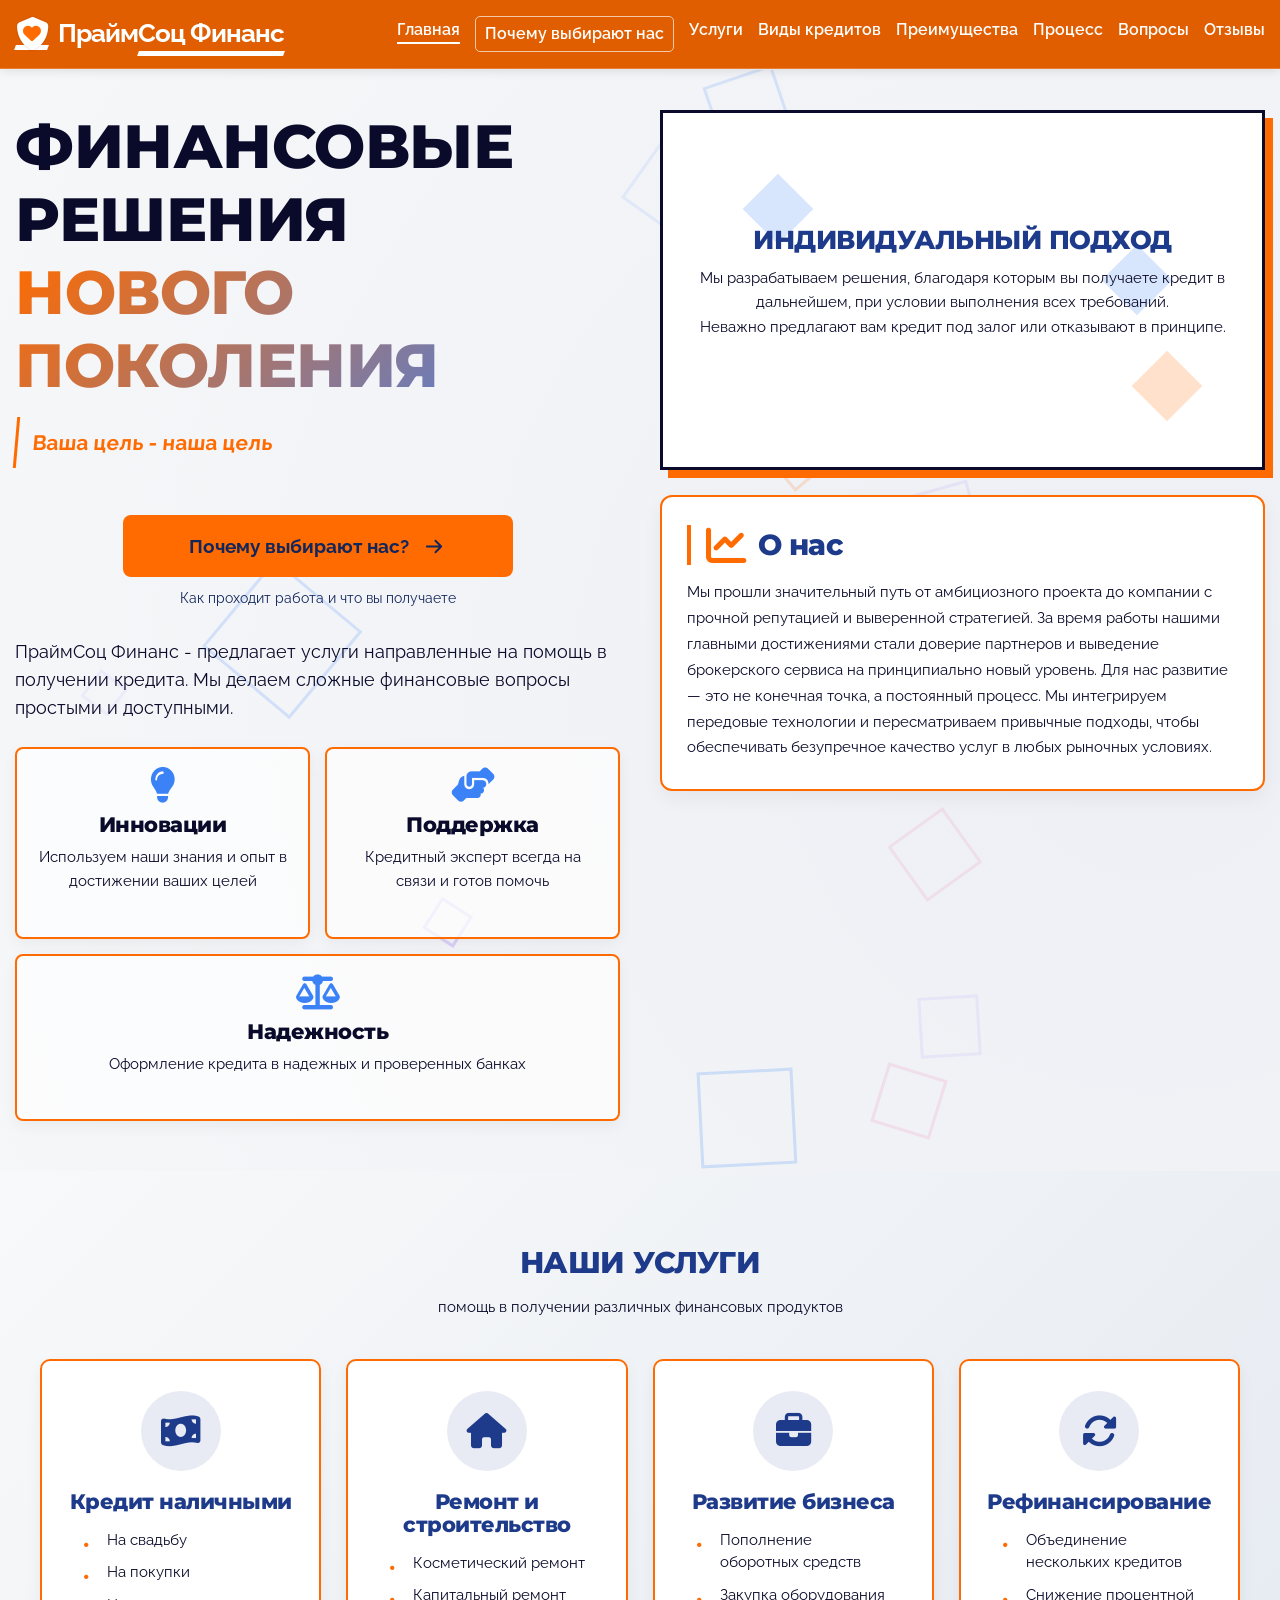
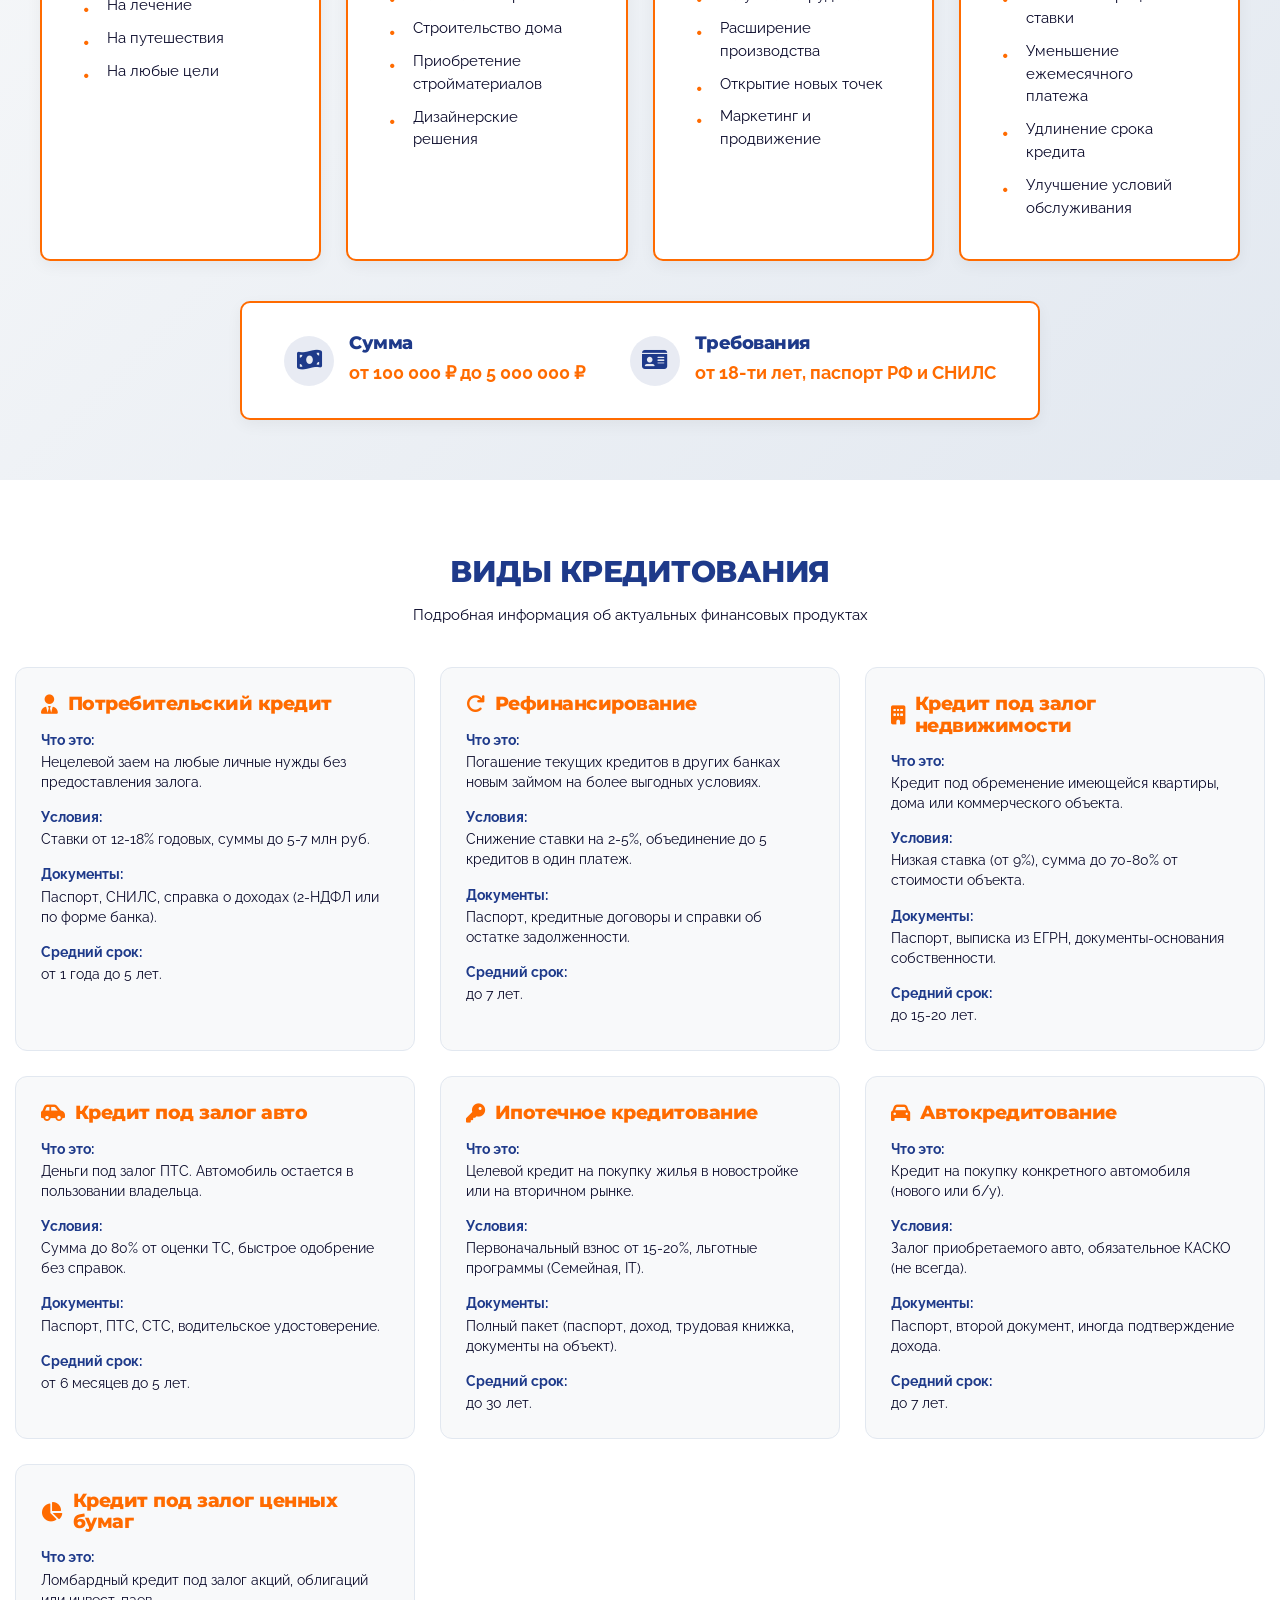
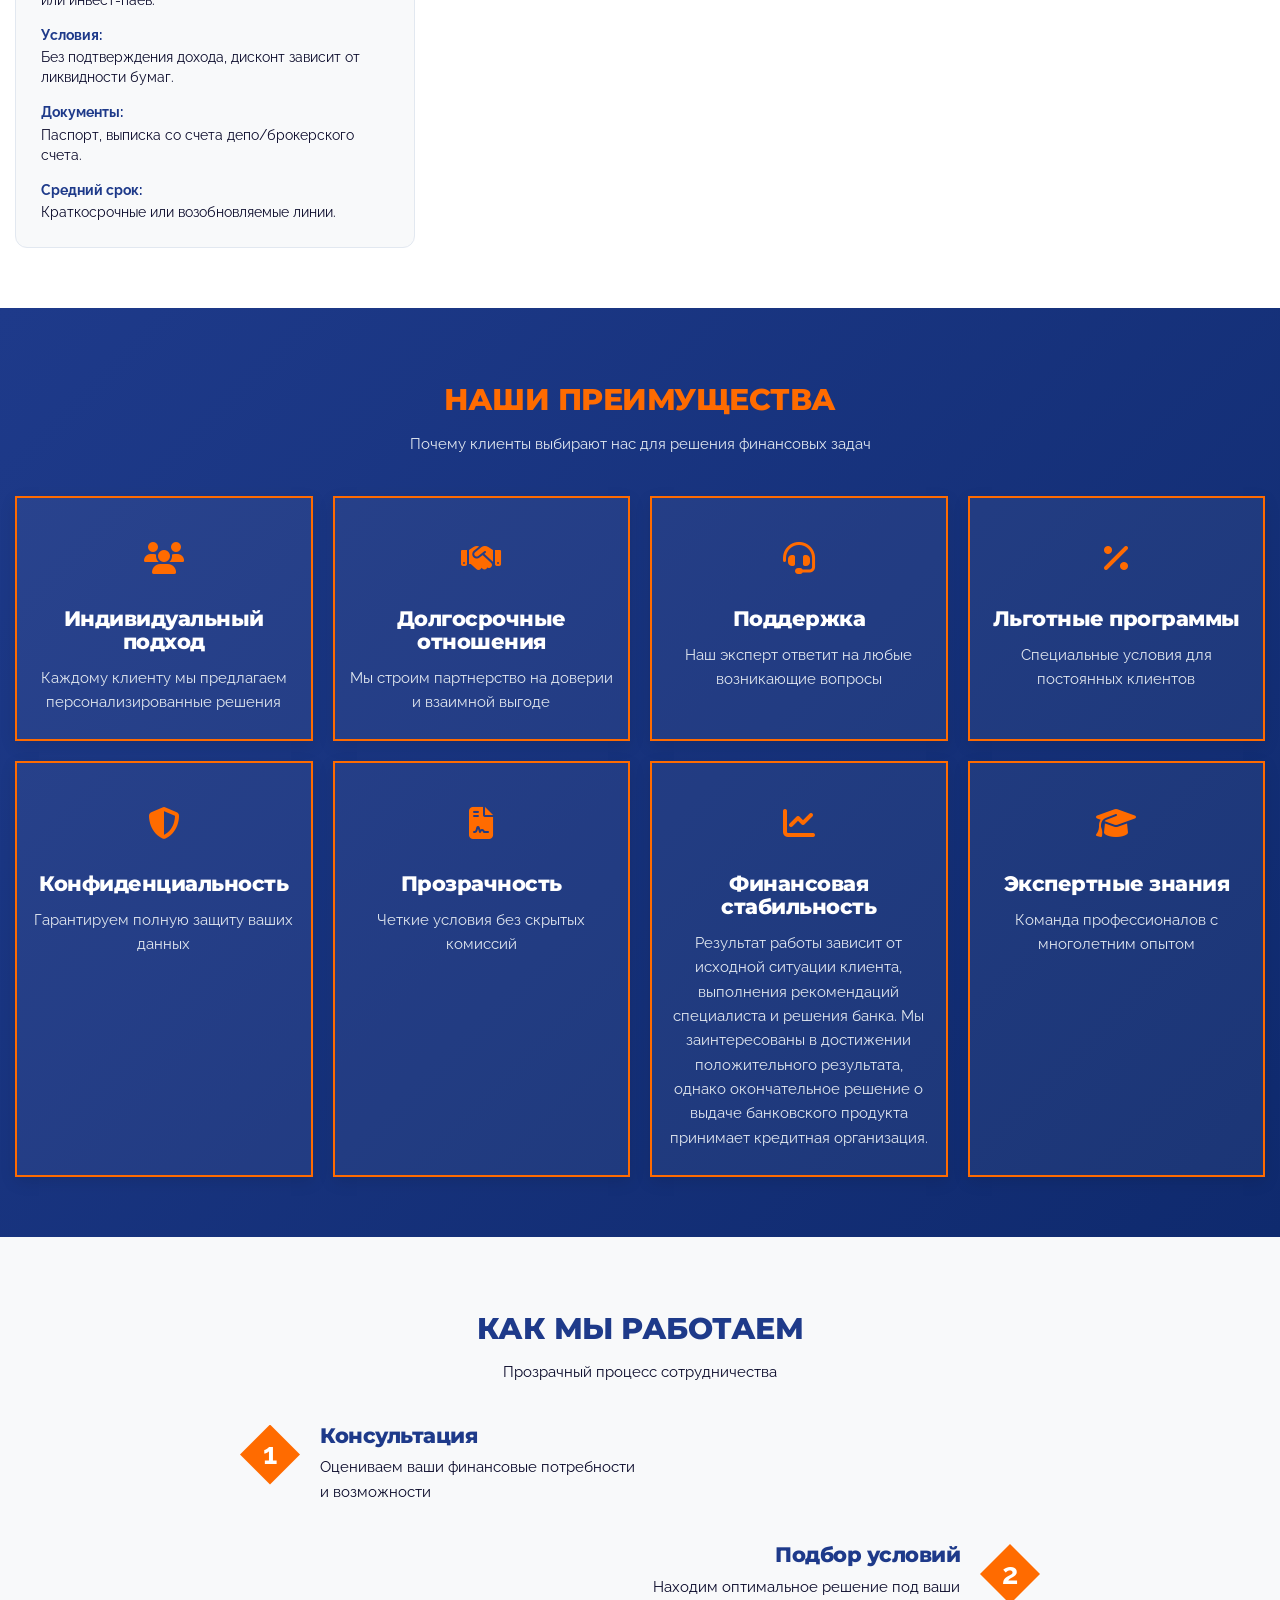
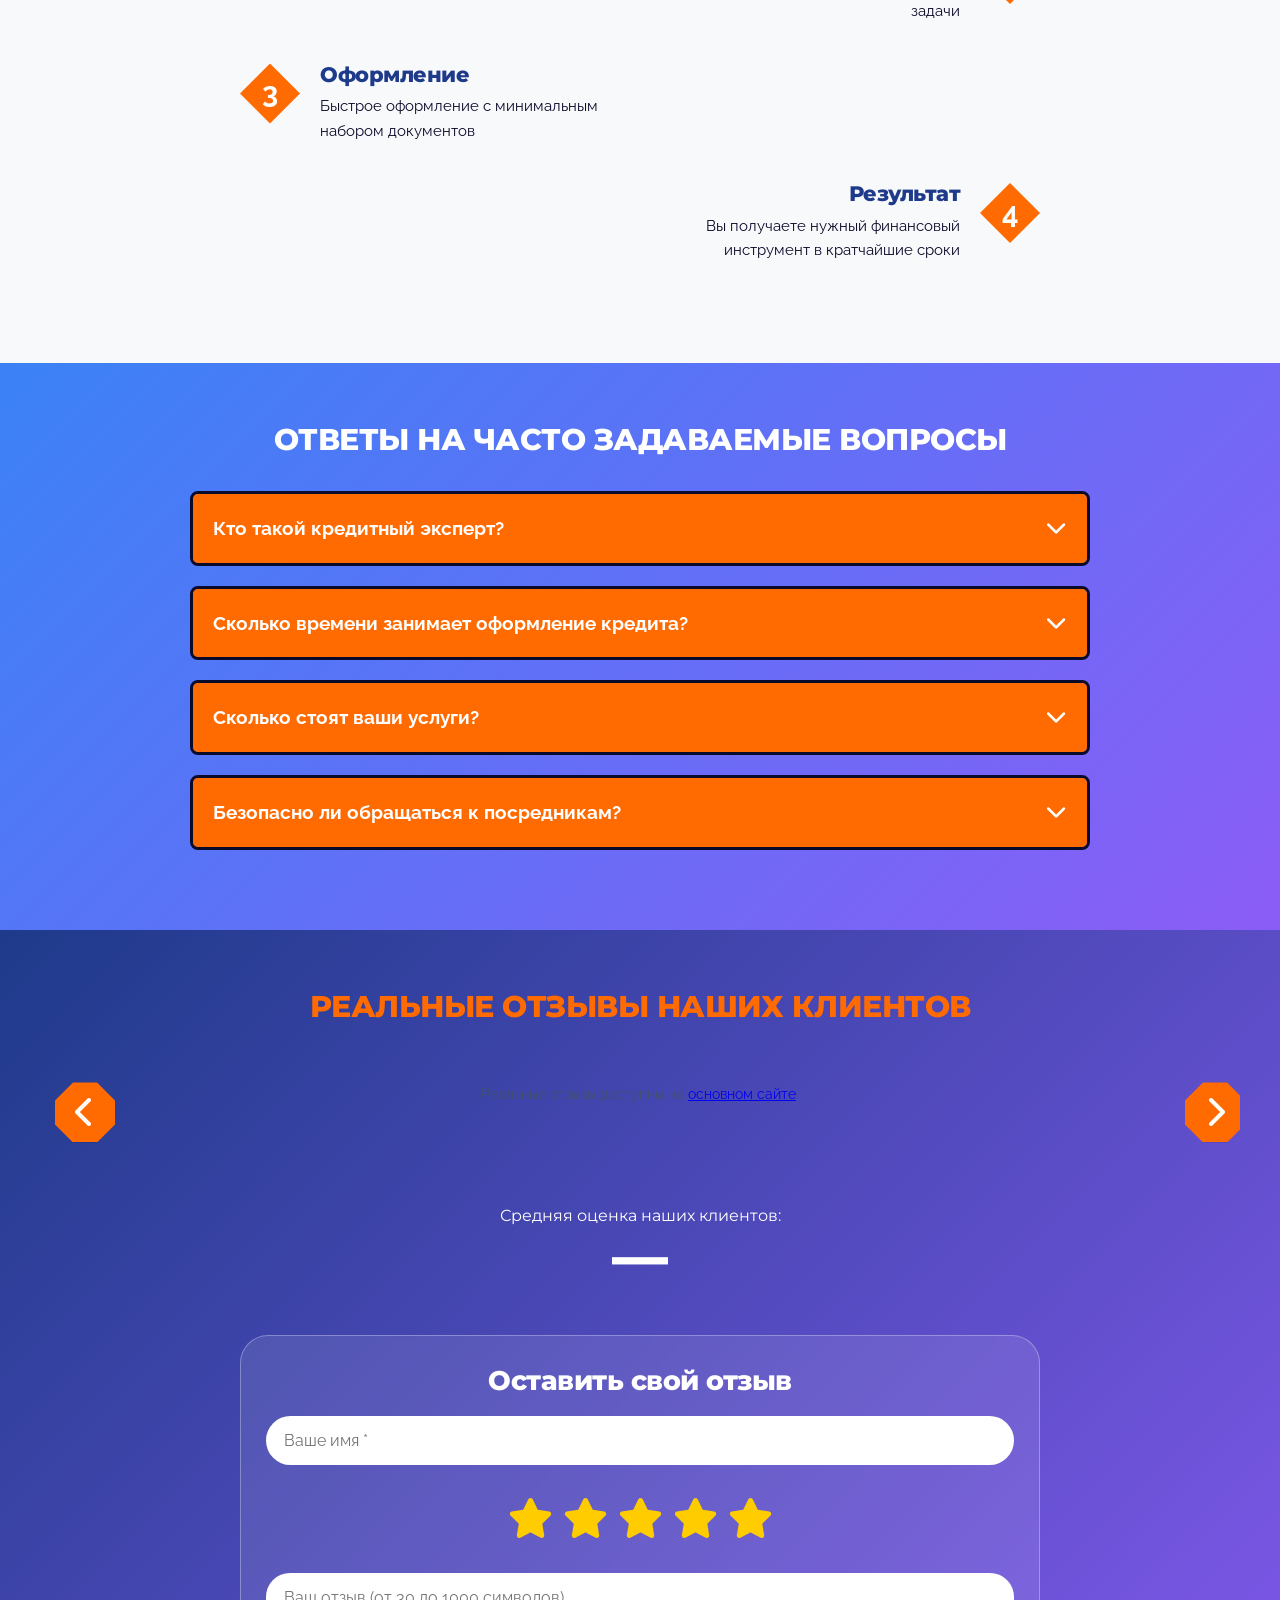
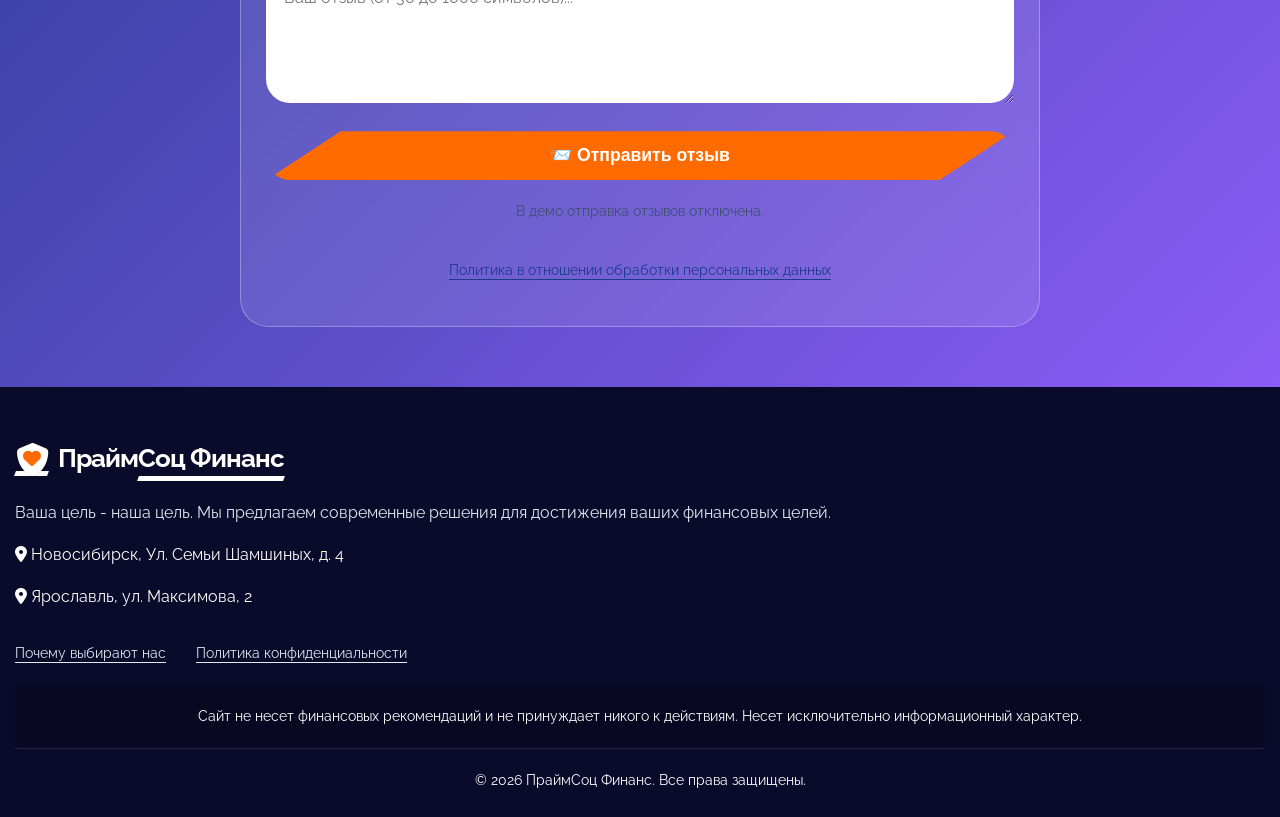
<file: index.html>
<!DOCTYPE html>
<html lang="ru">
<head><meta http-equiv="Content-Security-Policy" content="default-src 'self' data:; script-src 'self' 'unsafe-inline'; style-src 'self' 'unsafe-inline'; img-src 'self' data:; font-src 'self'; connect-src 'none'; form-action 'none'; base-uri 'none'; frame-src 'none'; object-src 'none'"><meta name="robots" content="noindex,nofollow">
    <meta charset="UTF-8">
    <meta name="viewport" content="width=device-width, initial-scale=1.0, maximum-scale=1.0, user-scalable=no">
    <title>ПраймСоцФинанс Новосибирск</title>
    
   <link rel="icon" href="favicon.ico" type="image/x-icon">
    <link rel="shortcut icon" href="favicon.ico" type="image/x-icon">
    <link rel="apple-touch-icon" href="favicon.ico">
    
    <meta name="description" content="ПраймСоцФинанс в Новосибирске. Решение финансовых вопросов: кредиты, займы, финансовая помощь. Адрес: Новосибирск, Ул. Семьи Шамшиных, д. 4">
    <link rel="stylesheet" href="assets/demo-vendor/fontawesome.css">
    <link rel="stylesheet" href="assets/fonts/fonts.css">
    <style>
        :root {
            --primary-blue: #1e3a8a;
            --accent-orange: #ff6b00;
            --accent-orange-dark: #e05e00;
            --accent-blue: #3b82f6;
            --accent-purple: #8b5cf6;
            --accent-pink: #ec4899;
            --light-gray: #e2e8f0;
            --light-bg: #f8f9fa;
            --dark-text: #0a0a2a;
            --header-text: white;
            --whatsapp-green: #25d366;
            --h1-size: clamp(1.6rem, 5vw, 3.8rem);
            --h2-size: clamp(1.4rem, 4vw, 1.9rem);
            --h3-size: clamp(1.1rem, 3.5vw, 1.3rem);
            --p-size: clamp(0.9rem, 3vw, 1.1rem);
            --small-size: clamp(0.8rem, 2.5vw, 0.95rem);
        }
        * {
            margin: 0;
            padding: 0;
            box-sizing: border-box;
            -webkit-tap-highlight-color: transparent;
        }
        body {
            font-family: 'Raleway', sans-serif;
            line-height: 1.7;
            color: var(--dark-text);
            background: var(--light-bg);
            overflow-x: hidden;
            background-image: radial-gradient(circle at 90% 10%, rgba(30, 58, 138, 0.05) 0%, transparent 25%),
                              radial-gradient(circle at 10% 90%, rgba(255, 107, 0, 0.05) 0%, transparent 25%);
            padding-top: 70px;
        }
        h1, h2, h3, h4, h5 { font-family: 'Montserrat', sans-serif; font-weight: 800; line-height: 1.1; letter-spacing: -0.5px; }
        .container { width: 100%; max-width: 1400px; margin: 0 auto; padding: 0 15px; }
        .btn {
            display: inline-flex; align-items: center; justify-content: center; padding: 14px 30px;
            text-decoration: none; font-weight: 700; font-size: 1rem; cursor: pointer;
            transition: all 0.3s ease; border: none; position: relative; overflow: hidden;
            clip-path: polygon(10% 0%, 100% 0%, 90% 100%, 0% 100%);
            background: var(--accent-orange); color: white;
        }
        .btn:hover { transform: translateY(-3px); box-shadow: 0 5px 15px rgba(255, 107, 0, 0.4); }
        
        header {
            padding: 12px 0;
            position: fixed;
            top: 0;
            left: 0;
            width: 100%;
            z-index: 1000;
            background: var(--accent-orange-dark);
            border-bottom: 1px solid rgba(255, 255, 255, 0.2);
            box-shadow: 0 2px 10px rgba(0, 0, 0, 0.1);
        }
        .header-container { display: flex; justify-content: space-between; align-items: center; padding: 0 15px; }
        .logo {
            display: flex; align-items: center; font-weight: 900; font-size: clamp(1.3rem, 4.5vw, 1.6rem);
            color: var(--header-text); text-decoration: none; letter-spacing: -1px; position: relative; z-index: 1002;
        }
        .logo span { position: relative; }
        .logo span::before { content: ''; position: absolute; bottom: 0; left: 0; width: 100%; height: 5px; background: white; transform: skewX(-20deg); z-index: -1; }
        .logo-icon { display: inline-flex; align-items: center; justify-content: center; width: 1.3em; height: 1.3em; margin-right: 10px; position: relative; }
        .logo-shield { position: absolute; color: white; font-size: 1.3em; z-index: 1; text-shadow: 0 0 2px rgba(0,0,0,0.2); }
        .logo-heart { position: absolute; color: var(--accent-orange); font-size: 0.7em; z-index: 2; top: 50%; left: 50%; transform: translate(-50%, -50%); }
        
        .nav-container { display: flex; align-items: center; }
        .nav-menu { display: flex; list-style: none; transition: all 0.4s ease; }
        .nav-menu li { margin-left: 15px; }
        .nav-menu a { color: var(--header-text); text-decoration: none; font-weight: 600; font-size: clamp(0.85rem, 3vw, 1rem); transition: all 0.3s; position: relative; padding: 5px 0; }
        .nav-menu a::after { content: ''; position: absolute; bottom: 0; left: 0; width: 0; height: 2px; background: white; transition: width 0.3s ease; }
        .nav-menu a:hover::after, .nav-menu a.active::after { width: 100%; }
        .mobile-menu-btn { display: none; background: none; border: none; font-size: 1.6rem; color: var(--header-text); cursor: pointer; z-index: 1001; padding: 8px; }
        
        .hero {
            padding: 40px 0 50px;
            position: relative;
            min-height: auto;
            display: flex;
            align-items: center;
            overflow: hidden;
        }
        .finance-canvas {
            position: absolute;
            top: 0;
            left: 0;
            width: 100%;
            height: 100%;
            z-index: 0;
            pointer-events: none;
        }
        .finance-shape {
            position: absolute;
            border: 3px solid;
            transform: rotate(45deg);
            opacity: 0.1;
        }
        .hero-content {
            display: flex;
            flex-direction: column;
            gap: 30px;
            position: relative;
            z-index: 2;
        }
        .hero-text {
            position: relative;
            z-index: 3;
            text-align: center;
        }
        .hero h1 {
            font-size: var(--h1-size);
            margin-bottom: 15px;
            line-height: 1.2;
        }
        .hero h1 span {
            display: block;
            background: linear-gradient(135deg, var(--accent-orange), var(--accent-blue));
            -webkit-background-clip: text;
            -webkit-text-fill-color: transparent;
        }
        .hero p {
            font-size: var(--p-size);
            margin-bottom: 25px;
            color: var(--dark-text);
            line-height: 1.6;
            max-width: 800px;
            margin-left: auto;
            margin-right: auto;
        }
        .slogan {
            font-size: clamp(1.1rem, 3.5vw, 1.3rem);
            font-weight: 700;
            color: var(--accent-orange);
            margin-bottom: 25px;
            padding: 8px 15px;
            display: inline-block;
            border-left: 3px solid var(--accent-orange);
            transform: skewX(-5deg);
        }
        .key-points {
            display: flex;
            flex-wrap: wrap;
            justify-content: center;
            gap: 15px;
            max-width: 800px;
            margin: 0 auto;
        }
        .point-item {
            flex: 1;
            min-width: 250px;
            background: rgba(255, 255, 255, 0.7);
            padding: clamp(12px, 3vw, 18px);
            border: 2px solid var(--accent-orange);
            border-radius: 8px;
            text-align: center;
            transition: all 0.3s ease;
            box-shadow: 0 5px 15px rgba(0, 0, 0, 0.05);
        }
        .point-item:hover {
            transform: translateY(-5px);
            background: var(--accent-orange);
            color: white;
            box-shadow: 0 10px 20px rgba(255, 107, 0, 0.3);
        }
        .point-item i {
            font-size: clamp(1.8rem, 5vw, 2.2rem);
            margin-bottom: clamp(8px, 2vw, 12px);
            color: var(--accent-blue);
        }
        .point-item h3 {
            font-size: var(--h3-size);
            margin-bottom: clamp(5px, 1.5vw, 8px);
        }
        .point-item p {
            font-size: var(--small-size);
        }
        .hero-image {
            position: relative;
            margin-top: 25px;
        }
        .hero-image-container {
            position: relative;
            width: 100%;
            height: clamp(220px, 40vh, 380px);
            background: white;
            border: 3px solid var(--dark-text);
            overflow: hidden;
            box-shadow: 8px 8px 0 var(--accent-orange);
            display: flex;
            flex-direction: column;
            justify-content: center;
            align-items: center;
            text-align: center;
            padding: 15px;
        }
        .finance-element {
            position: absolute;
            width: 50px;
            height: 50px;
            background: var(--accent-blue);
            transform: rotate(45deg);
            opacity: 0.2;
            animation: float 8s infinite ease-in-out;
        }
        .hero-image-content {
            position: relative;
            z-index: 2;
        }
        .hero-image-content h2 {
            font-size: clamp(1.4rem, 4vw, 1.6rem);
            margin-bottom: 12px;
            color: var(--primary-blue);
        }
        .hero-image-content p {
            font-size: clamp(0.85rem, 3vw, 0.95rem);
            margin-bottom: 15px;
            color: var(--dark-text);
        }
        
        /* Плашка "О нас" – располагается в правой колонке под блоком "Индивидуальный подход" */
        .about-card {
            background: white;
            border: 2px solid var(--accent-orange);
            border-radius: 12px;
            padding: clamp(20px, 3vw, 28px) clamp(18px, 2.5vw, 25px);
            margin-top: 25px;
            box-shadow: 0 8px 20px rgba(0,0,0,0.05);
            transition: all 0.3s ease;
            text-align: left;
        }
        .about-card:hover {
            transform: translateY(-5px);
            box-shadow: 0 12px 25px rgba(255, 107, 0, 0.15);
        }
        .about-card h3 {
            font-size: clamp(1.3rem, 4vw, 1.8rem);
            color: var(--primary-blue);
            margin-bottom: 15px;
            display: flex;
            align-items: center;
            gap: 12px;
            border-left: 4px solid var(--accent-orange);
            padding-left: 15px;
        }
        .about-card h3 i {
            color: var(--accent-orange);
            font-size: 1.4em;
        }
        .about-card p {
            font-size: var(--small-size);
            line-height: 1.7;
            color: var(--dark-text);
            margin: 0;
        }
        
        .services {
            padding: clamp(40px, 6vw, 60px) 0;
            background: linear-gradient(135deg, #f8f9fa, #e2e8f0);
            position: relative;
        }
        .services .section-title h2 { color: var(--primary-blue); }
        .services-grid {
            display: grid;
            grid-template-columns: repeat(auto-fit, minmax(min(280px, 100%), 1fr));
            gap: clamp(15px, 3vw, 25px);
            max-width: 1200px;
            margin: 0 auto;
        }
        .service-card {
            background: white;
            border-radius: 10px;
            padding: clamp(20px, 3vw, 30px) clamp(15px, 2.5vw, 25px);
            text-align: center;
            transition: all 0.3s ease;
            box-shadow: 0 5px 15px rgba(0, 0, 0, 0.05);
            border: 2px solid var(--accent-orange);
        }
        .service-card:hover {
            transform: translateY(-10px);
            box-shadow: 0 10px 25px rgba(255, 107, 0, 0.2);
        }
        .service-icon {
            width: clamp(60px, 12vw, 80px);
            height: clamp(60px, 12vw, 80px);
            margin: 0 auto clamp(15px, 3vw, 20px);
            display: flex;
            align-items: center;
            justify-content: center;
            background: rgba(30, 58, 138, 0.1);
            border-radius: 50%;
            color: var(--primary-blue);
            font-size: clamp(1.8rem, 5vw, 2.2rem);
        }
        .service-card h3 {
            font-size: var(--h3-size);
            margin-bottom: clamp(10px, 2.5vw, 15px);
            color: var(--primary-blue);
        }
        .service-card ul {
            list-style-type: none;
            text-align: left;
            padding: 0 clamp(8px, 2vw, 15px);
            margin-top: clamp(10px, 2.5vw, 15px);
        }
        .service-card ul li {
            margin-bottom: clamp(8px, 1.8vw, 10px);
            padding-left: clamp(18px, 4vw, 25px);
            position: relative;
            font-size: var(--small-size);
            line-height: 1.5;
        }
        .service-card ul li:before {
            content: "•";
            color: var(--accent-orange);
            font-size: clamp(1.2rem, 3vw, 1.5rem);
            position: absolute;
            left: 0;
            top: -2px;
        }
        .requirements {
            background: white;
            border-radius: 10px;
            padding: clamp(20px, 3vw, 30px);
            margin: clamp(20px, 4vw, 40px) auto 0;
            max-width: 800px;
            box-shadow: 0 5px 15px rgba(0, 0, 0, 0.05);
            border: 2px solid var(--accent-orange);
            display: flex;
            flex-wrap: wrap;
            justify-content: space-around;
            gap: clamp(10px, 2.5vw, 20px);
        }
        .requirement-item {
            display: flex;
            align-items: center;
            gap: clamp(8px, 2vw, 15px);
        }
        .req-icon {
            width: clamp(40px, 10vw, 50px);
            height: clamp(40px, 10vw, 50px);
            background: rgba(30, 58, 138, 0.1);
            border-radius: 50%;
            display: flex;
            align-items: center;
            justify-content: center;
            color: var(--primary-blue);
            font-size: clamp(1.1rem, 3vw, 1.4rem);
            flex-shrink: 0;
        }
        .req-content h4 {
            font-size: clamp(0.95rem, 2.8vw, 1.1rem);
            color: var(--primary-blue);
            margin-bottom: 5px;
        }
        .req-content p {
            font-size: clamp(0.95rem, 3vw, 1.1rem);
            font-weight: 700;
            color: var(--accent-orange);
        }

        /* --- БЛОК ВИДЫ КРЕДИТОВ --- */
        .loan-types {
            padding: clamp(40px, 6vw, 60px) 0;
            background: white;
        }
        .loan-types .section-title h2 { color: var(--primary-blue); }
        .loan-grid {
            display: grid;
            grid-template-columns: repeat(auto-fit, minmax(320px, 1fr));
            gap: 25px;
            margin-top: 30px;
        }
        .loan-card {
            background: var(--light-bg);
            border: 1px solid var(--light-gray);
            border-radius: 12px;
            padding: 25px;
            transition: 0.3s;
            display: flex;
            flex-direction: column;
            gap: 15px;
        }
        .loan-card:hover { border-color: var(--accent-orange); box-shadow: 0 5px 15px rgba(0,0,0,0.05); }
        .loan-card h3 { color: var(--accent-orange); font-size: 1.2rem; display: flex; align-items: center; gap: 10px; }
        .loan-info-row { font-size: 0.9rem; line-height: 1.4; }
        .loan-info-row b { color: var(--primary-blue); display: block; margin-bottom: 2px; }

        .advantages {
            padding: clamp(40px, 6vw, 60px) 0;
            position: relative;
            background: linear-gradient(135deg, var(--primary-blue), #0f2a6e);
            color: white;
        }
        .section-title {
            text-align: center;
            margin-bottom: clamp(30px, 5vw, 40px);
            position: relative;
            padding-top: 15px;
        }
        .section-title h2 {
            font-size: var(--h2-size);
            margin-bottom: clamp(8px, 1.5vw, 12px);
            color: var(--accent-orange);
        }
        .section-title p {
            font-size: var(--small-size);
            color: var(--light-gray);
            max-width: 700px;
            margin: clamp(10px, 2.5vw, 15px) auto 0;
            line-height: 1.6;
            padding: 0 10px;
        }
        .advantages-grid {
            display: grid;
            grid-template-columns: repeat(auto-fill, minmax(min(280px, 100%), 1fr));
            gap: clamp(15px, 3vw, 20px);
            position: relative;
            z-index: 2;
        }
        .advantage-card {
            background: rgba(255, 255, 255, 0.05);
            border-radius: 0;
            padding: clamp(20px, 3vw, 25px) clamp(12px, 2.5vw, 15px);
            text-align: center;
            position: relative;
            overflow: hidden;
            z-index: 1;
            border: 2px solid var(--accent-orange);
            transition: all 0.3s ease;
            box-shadow: 0 5px 15px rgba(0, 0, 0, 0.1);
        }
        .advantage-card:hover {
            transform: scale(1.02);
            background: rgba(255, 255, 255, 0.1);
            box-shadow: 0 10px 20px rgba(255, 107, 0, 0.2);
        }
        .advantage-icon {
            width: clamp(55px, 12vw, 70px);
            height: clamp(55px, 12vw, 70px);
            margin: 0 auto clamp(12px, 2.5vw, 15px);
            display: flex;
            align-items: center;
            justify-content: center;
            color: var(--accent-orange);
            font-size: clamp(1.6rem, 4vw, 2rem);
            position: relative;
        }
        .advantage-card h3 {
            font-size: var(--h3-size);
            margin-bottom: clamp(8px, 1.5vw, 12px);
            color: white;
        }
        .advantage-card p {
            color: var(--light-gray);
            font-size: var(--small-size);
            line-height: 1.6;
        }

        .process {
            padding: clamp(40px, 6vw, 60px) 0;
            position: relative;
            overflow: hidden;
            background: var(--light-bg);
        }
        .process .section-title h2 { color: var(--primary-blue); }
        .process-timeline {
            display: flex;
            flex-direction: column;
            position: relative;
            max-width: 800px;
            margin: 0 auto;
        }
        .process-step {
            position: relative;
            width: 100%;
            margin-bottom: clamp(25px, 4vw, 40px);
            padding-left: clamp(50px, 8vw, 80px);
        }
        .step-number {
            position: absolute;
            left: 0;
            top: 0;
            width: clamp(40px, 8vw, 60px);
            height: clamp(40px, 8vw, 60px);
            background: var(--accent-orange);
            color: white;
            display: flex;
            align-items: center;
            justify-content: center;
            font-size: clamp(1.2rem, 3vw, 1.8rem);
            font-weight: 800;
            clip-path: polygon(50% 0%, 100% 50%, 50% 100%, 0% 50%);
        }
        .process-step h3 {
            font-size: var(--h3-size);
            margin-bottom: clamp(5px, 1.5vw, 8px);
            color: var(--primary-blue);
        }
        .process-step p {
            color: var(--dark-text);
            font-size: var(--small-size);
            line-height: 1.6;
        }
        
        .faq {
            padding: clamp(40px, 6vw, 60px) 0;
            background: linear-gradient(135deg, var(--accent-blue), var(--accent-purple));
            position: relative;
        }
        .faq-title {
            text-align: center;
            font-size: var(--h2-size);
            color: white;
            margin-bottom: clamp(25px, 4vw, 35px);
        }
        .faq-container {
            max-width: 900px;
            margin: 0 auto;
        }
        .faq-item {
            background: rgba(255, 255, 255, 0.9);
            border: 3px solid var(--dark-text);
            margin-bottom: clamp(15px, 3vw, 20px);
            border-radius: 8px;
            overflow: hidden;
            transition: all 0.3s ease;
        }
        .faq-item:hover {
            transform: translateY(-5px);
            box-shadow: 0 10px 25px rgba(139, 92, 246, 0.3);
        }
        .faq-question {
            padding: clamp(14px, 3vw, 18px) clamp(15px, 3vw, 20px);
            background: var(--accent-orange);
            color: white;
            font-size: clamp(1rem, 3.5vw, 1.2rem);
            font-weight: 700;
            cursor: pointer;
            display: flex;
            justify-content: space-between;
            align-items: center;
        }
        .faq-answer {
            padding: clamp(15px, 3vw, 20px);
            color: var(--dark-text);
            line-height: 1.7;
            display: none;
            font-size: var(--small-size);
        }
        .faq-answer.active {
            display: block;
            animation: fadeIn 0.5s ease;
        }
        @keyframes fadeIn {
            from { opacity: 0; transform: translateY(-10px); }
            to { opacity: 1; transform: translateY(0); }
        }
        .faq-icon {
            font-size: clamp(1.1rem, 3vw, 1.3rem);
            transition: transform 0.3s ease;
            color: white;
        }
        .faq-item.active .faq-icon { transform: rotate(180deg); }
        .highlight {
            background: var(--accent-orange);
            color: white;
            padding: 2px 4px;
            border-radius: 3px;
            font-weight: bold;
        }
        
        .testimonials {
            padding: clamp(40px, 6vw, 60px) 0;
            background: linear-gradient(135deg, var(--primary-blue), var(--accent-purple));
            position: relative;
        }
        .testimonials-title {
            text-align: center;
            font-size: var(--h2-size);
            color: var(--accent-orange);
            margin-bottom: clamp(30px, 5vw, 40px);
        }
        .carousel-container {
            position: relative;
            max-width: 1200px;
            margin: 0 auto;
            overflow: hidden;
            padding: 0 10px;
        }
        .carousel {
            display: flex;
            transition: transform 0.5s ease;
        }
        .testimonial {
            min-width: 100%;
            padding: 15px;
            box-sizing: border-box;
        }
        .testimonial-content {
            background: rgba(255, 255, 255, 0.95);
            border: 3px solid var(--dark-text);
            padding: clamp(20px, 3vw, 30px) clamp(15px, 3vw, 25px);
            box-shadow: 8px 8px 0 var(--accent-orange);
            border-radius: 5px;
            margin: 0 clamp(15px, 3vw, 20px);
            word-break: break-word;
            overflow-wrap: break-word;
        }
        .testimonial-text {
            font-size: clamp(0.95rem, 3vw, 1.05rem);
            line-height: 1.65;
            margin-bottom: clamp(15px, 3vw, 20px);
            color: var(--dark-text);
            padding: 0 clamp(10px, 3vw, 15px);
            white-space: pre-wrap;
            position: relative;
        }
        .testimonial-text::before {
            content: '"';
            position: absolute;
            top: -15px;
            left: 0;
            font-size: clamp(3rem, 8vw, 4rem);
            color: var(--accent-blue);
            opacity: 0.2;
            font-family: serif;
            line-height: 1;
        }
        .testimonial-rating {
            color: #ffcc00;
            margin-bottom: 10px;
            font-size: 1.1rem;
        }
        .testimonial-author {
            display: flex;
            align-items: center;
            gap: clamp(10px, 2.5vw, 15px);
            margin-top: clamp(15px, 3vw, 20px);
            padding-top: clamp(12px, 2.5vw, 15px);
            border-top: 1px solid rgba(0, 0, 0, 0.1);
        }
        .author-info h4 {
            font-size: clamp(0.95rem, 3vw, 1.15rem);
            color: var(--primary-blue);
        }
        .carousel-nav {
            position: absolute;
            top: 50%;
            transform: translateY(-50%);
            width: 100%;
            display: flex;
            justify-content: space-between;
            padding: 0 5px;
            z-index: 20;
            pointer-events: none;
        }
        .carousel-btn {
            width: clamp(40px, 10vw, 60px);
            height: clamp(40px, 10vw, 60px);
            background: var(--accent-orange);
            color: white;
            display: flex;
            align-items: center;
            justify-content: center;
            font-size: clamp(1.5rem, 4vw, 2rem);
            cursor: pointer;
            clip-path: polygon(30% 0%, 70% 0%, 100% 30%, 100% 70%, 70% 100%, 30% 100%, 0% 70%, 0% 30%);
            box-shadow: 0 4px 10px rgba(0,0,0,0.2);
            pointer-events: auto;
            transition: 0.2s;
        }
        .carousel-btn:hover { background: var(--accent-blue); transform: scale(1.05); }
        
        .carousel-dots-container {
            max-width: 150px;
            margin: 25px auto 0;
            overflow: hidden;
            position: relative;
        }
        .carousel-dots {
            display: flex;
            justify-content: flex-start;
            gap: 10px;
            transition: transform 0.3s ease;
            width: max-content;
            padding: 5px 0;
        }
        .dot {
            width: clamp(8px, 2.5vw, 12px);
            height: clamp(8px, 2.5vw, 12px);
            background: rgba(255,255,255,0.3);
            cursor: pointer;
            clip-path: polygon(50% 0%, 100% 50%, 50% 100%, 0% 50%);
            flex-shrink: 0;
        }
        .dot.active { background: var(--accent-orange); transform: scale(1.2); }

        .avg-rating-block {
            text-align: center;
            margin: 40px auto;
            color: white;
            font-family: 'Montserrat', sans-serif;
        }
        .avg-value {
            font-size: clamp(2.5rem, 8vw, 3.5rem);
            font-weight: 900;
            line-height: 1;
        }
        .avg-stars {
            color: #ffcc00;
            font-size: clamp(1.5rem, 5vw, 2rem);
            margin-top: 10px;
        }
        
        .review-form-wrapper {
            max-width: 800px;
            margin: 50px auto 0;
            background: rgba(255,255,255,0.1);
            backdrop-filter: blur(2px);
            border-radius: 28px;
            padding: 30px 25px;
            border: 1px solid rgba(255,255,255,0.3);
        }
        .star-rating-input {
            font-size: 2.5rem;
            color: #ccc;
            cursor: pointer;
            text-align: center;
            margin-bottom: 20px;
        }
        .star-rating-input i.active {
            color: #ffcc00;
        }
        .review-form-wrapper h3 {
            font-size: 1.7rem;
            color: white;
            text-align: center;
            margin-bottom: 20px;
        }
        .review-form-wrapper input,
        .review-form-wrapper textarea {
            width: 100%;
            padding: 15px 18px;
            margin-bottom: 20px;
            border: none;
            border-radius: 40px;
            font-size: 1rem;
            font-family: 'Raleway', sans-serif;
            background: white;
        }
        .review-form-wrapper textarea {
            border-radius: 24px;
            resize: vertical;
            min-height: 130px;
        }
        .review-form-wrapper button {
            background: var(--accent-orange);
            color: white;
            border: none;
            padding: 14px;
            border-radius: 60px;
            font-weight: bold;
            font-size: 1.1rem;
            cursor: pointer;
            width: 100%;
        }
        .form-message {
            text-align: center;
            color: #e0ffc3;
            margin-top: 15px;
        }
        
        footer {
            background: var(--dark-text);
            color: white;
            padding: clamp(30px, 5vw, 50px) 0 25px;
        }
        .footer-content {
            display: grid;
            grid-template-columns: 1fr;
            gap: 20px;
            margin-bottom: 30px;
        }
        .footer-column h3 {
            font-size: clamp(1.2rem, 4vw, 1.4rem);
            margin-bottom: 15px;
            color: var(--accent-orange);
        }
        .disclaimer {
            text-align: center;
            padding: 20px;
            background: rgba(0,0,0,0.2);
            font-size: 0.85rem;
            margin-top: 20px;
            border-radius: 5px;
        }
        .footer-bottom {
            text-align: center;
            padding-top: 20px;
            border-top: 1px solid rgba(255,255,255,0.1);
            font-size: 0.85rem;
        }
        
        .whatsapp-btn {
            position: fixed;
            bottom: 30px;
            right: 30px;
            width: 65px;
            height: 65px;
            background-color: var(--whatsapp-green);
            border-radius: 50%;
            display: flex;
            align-items: center;
            justify-content: center;
            color: white;
            font-size: 2rem;
            box-shadow: 0 5px 15px rgba(0,0,0,0.2);
            z-index: 999;
            animation: pulse 2s infinite;
        }
        .whatsapp-btn:hover { transform: scale(1.1); }
        .whatsapp-waves {
            position: fixed;
            bottom: 30px;
            right: 30px;
            width: 65px;
            height: 65px;
            border-radius: 50%;
            z-index: 998;
        }
        .wave {
            position: absolute;
            top: 0;
            left: 0;
            width: 100%;
            height: 100%;
            border-radius: 50%;
            border: 2px solid var(--whatsapp-green);
            animation: ripple 3s infinite;
            opacity: 0;
        }
        @keyframes pulse {
            0% { box-shadow: 0 0 0 0 rgba(37,211,102,0.7); }
            70% { box-shadow: 0 0 0 15px rgba(37,211,102,0); }
            100% { box-shadow: 0 0 0 0 rgba(37,211,102,0); }
        }
        @keyframes ripple {
            0% { transform: scale(1); opacity: 0.7; }
            100% { transform: scale(2.5); opacity: 0; }
        }
        @keyframes float {
            0% { transform: translateY(0px) rotate(0deg); }
            50% { transform: translateY(-10px) rotate(5deg); }
            100% { transform: translateY(0px) rotate(0deg); }
        }
        
        @media (max-width: 767px) {
            body { padding-top: 60px; }
            .mobile-menu-btn { display: block; }
            .nav-menu {
                position: fixed;
                top: 0;
                right: -100%;
                width: 280px;
                height: 100vh;
                background: var(--accent-orange-dark);
                flex-direction: column;
                padding: 90px 25px 25px;
                z-index: 1000;
                transition: right 0.3s;
            }
            .nav-menu.active { right: 0; }
            .nav-menu li { margin: 0 0 18px 0; }
            .hero-content { flex-direction: column; }
            .advantages-grid { grid-template-columns: 1fr; }
            .carousel-nav { top: 40%; }
        }
        @media (min-width: 768px) {
            .hero-content { flex-direction: row; gap: 40px; }
            .hero-text { flex: 1; text-align: left; }
            .hero-image { flex: 1; margin-top: 0; }
            .advantages-grid { grid-template-columns: repeat(2, 1fr); }
        }
        @media (min-width: 992px) {
            .advantages-grid { grid-template-columns: repeat(4, 1fr); }
            .process-step { width: 50%; }
            .process-step:nth-child(odd) { align-self: flex-start; }
            .process-step:nth-child(even) { align-self: flex-end; padding-left: 0; padding-right: 80px; text-align: right; }
            .process-step:nth-child(even) .step-number { left: auto; right: 0; }
        }
        @supports(padding: max(0px)) {
            body { padding-left: env(safe-area-inset-left); padding-right: env(safe-area-inset-right); }
            header, .footer-bottom { padding-left: env(safe-area-inset-left); padding-right: env(safe-area-inset-right); }
            .header-container, .container { padding-left: max(15px, env(safe-area-inset-left)); padding-right: max(15px, env(safe-area-inset-right)); }
        }
    </style>
    <link rel="stylesheet" href="assets/main-additions.css">
<link rel="stylesheet" href="assets/shared-menu.css"><script src="assets/shared-menu.js" defer></script><link rel="stylesheet" href="assets/footer-brand.css"><link rel="stylesheet" href="assets/home-cta-v10.css"><link rel="stylesheet" href="assets/demo.css"></head>
<body>
    <header class="site-menu">
        <div class="container header-container">
            <a href="index.html" class="logo" aria-label="ПраймСоц Финанс — главная">
                <span class="logo-icon"><i class="fas fa-shield logo-shield" aria-hidden="true"></i><i class="fas fa-heart logo-heart" aria-hidden="true"></i></span>
                Прайм<span>Соц Финанс</span>
            </a>
            <nav class="nav-container" aria-label="Основная навигация">
                <ul class="nav-menu" id="navMenu">
                    <li><a href="#" class="active" aria-current="page">Главная</a></li>
                    <li class="nav-page-item"><a class="nav-page-link" href="consultation.html">Почему выбирают нас</a></li>
                    <li><a href="#services">Услуги</a></li>
                    
                    <li><a href="#loan-types">Виды кредитов</a></li>
                    <li><a href="#advantages">Преимущества</a></li>
                    <li><a href="#process">Процесс</a></li>
                    <li><a href="#faq">Вопросы</a></li>
                    <li><a href="#testimonials">Отзывы</a></li>
                </ul>
                <button class="mobile-menu-btn" id="mobileMenuBtn" type="button" aria-label="Открыть меню" aria-controls="navMenu" aria-expanded="false"><i class="fas fa-bars" aria-hidden="true"></i></button>
            </nav>
        </div>
    </header>

    <section class="hero" id="home">
        <div class="finance-canvas" id="financeCanvas"></div>
        <div class="container hero-content">
            <div class="hero-text">
                <h1>ФИНАНСОВЫЕ РЕШЕНИЯ <span>НОВОГО ПОКОЛЕНИЯ</span></h1>
                <div class="slogan">Ваша цель - наша цель</div>
                <div class="home-consultation-entry">
                    <a class="home-consultation-cta" href="consultation.html" aria-describedby="home-consultation-hint"><span>Почему выбирают нас?</span><svg viewBox="0 0 24 24" aria-hidden="true"><path d="M4 12h15m-6-6 6 6-6 6"/></svg></a>
                    <p class="home-consultation-hint" id="home-consultation-hint">Как проходит работа и что вы получаете</p>
                </div>
                <p>ПраймСоц Финанс - предлагает услуги направленные на помощь в получении кредита. Мы делаем сложные финансовые вопросы простыми и доступными.</p>
                <div class="key-points">
                    <div class="point-item"><i class="fas fa-lightbulb"></i><h3>Инновации</h3><p>Используем наши знания и опыт в достижении ваших целей</p></div>
                    <div class="point-item"><i class="fas fa-hands-helping"></i><h3>Поддержка</h3><p>Кредитный эксперт всегда на связи и готов помочь</p></div>
                    <div class="point-item"><i class="fas fa-balance-scale"></i><h3>Надежность</h3><p>Оформление кредита в надежных и проверенных банках</p></div>
                </div>
            </div>
            <div class="hero-image">
                <div class="hero-image-container">
                    <div class="finance-element" style="top:20%; left:15%"></div>
                    <div class="finance-element" style="top:70%; left:80%; background:var(--accent-orange)"></div>
                    <div class="finance-element" style="top:40%; left:75%; background:var(--accent-blue)"></div>
                    <div class="hero-image-content">
                        <h2>ИНДИВИДУАЛЬНЫЙ ПОДХОД</h2>
                        <p>Мы разрабатываем решения, благодаря которым вы получаете кредит в дальнейшем, при условии выполнения всех требований.<br>Неважно предлагают вам кредит под залог или отказывают в принципе.</p>
                    </div>
                </div>
                <!-- Плашка "О нас" – под блоком "Индивидуальный подход" и справа от трёх прямоугольников -->
                <div class="about-card">
                    <h3><i class="fas fa-chart-line"></i> О нас</h3>
                    <p>Мы прошли значительный путь от амбициозного проекта до компании с прочной репутацией и выверенной стратегией. За время работы нашими главными достижениями стали доверие партнеров и выведение брокерского сервиса на принципиально новый уровень. Для нас развитие — это не конечная точка, а постоянный процесс. Мы интегрируем передовые технологии и пересматриваем привычные подходы, чтобы обеспечивать безупречное качество услуг в любых рыночных условиях.</p>
                </div>
            </div>
        </div>
    </section>

    <section class="services" id="services">
        <div class="container">
            <div class="section-title"><h2>НАШИ УСЛУГИ</h2><p style="color:var(--dark-text)">помощь в получении различных финансовых продуктов</p></div>
            <div class="services-grid">
                <div class="service-card"><div class="service-icon"><i class="fas fa-money-bill-wave"></i></div><h3>Кредит наличными</h3><ul><li>На свадьбу</li><li>На покупки</li><li>На лечение</li><li>На путешествия</li><li>На любые цели</li></ul></div>
                <div class="service-card"><div class="service-icon"><i class="fas fa-home"></i></div><h3>Ремонт и строительство</h3><ul><li>Косметический ремонт</li><li>Капитальный ремонт</li><li>Строительство дома</li><li>Приобретение стройматериалов</li><li>Дизайнерские решения</li></ul></div>
                <div class="service-card"><div class="service-icon"><i class="fas fa-briefcase"></i></div><h3>Развитие бизнеса</h3><ul><li>Пополнение оборотных средств</li><li>Закупка оборудования</li><li>Расширение производства</li><li>Открытие новых точек</li><li>Маркетинг и продвижение</li></ul></div>
                <div class="service-card"><div class="service-icon"><i class="fas fa-sync-alt"></i></div><h3>Рефинансирование</h3><ul><li>Объединение нескольких кредитов</li><li>Снижение процентной ставки</li><li>Уменьшение ежемесячного платежа</li><li>Удлинение срока кредита</li><li>Улучшение условий обслуживания</li></ul></div>
            </div>
            <div class="requirements">
                <div class="requirement-item"><div class="req-icon"><i class="fas fa-money-bill-wave"></i></div><div class="req-content"><h4>Сумма</h4><p>от 100 000 ₽ до 5 000 000 ₽</p></div></div>
                <div class="requirement-item"><div class="req-icon"><i class="fas fa-id-card"></i></div><div class="req-content"><h4>Требования</h4><p>от 18-ти лет, паспорт РФ и СНИЛС</p></div></div>
            </div>
        </div>
    </section>

    <section class="loan-types" id="loan-types">
        <div class="container">
            <div class="section-title">
                <h2>ВИДЫ КРЕДИТОВАНИЯ</h2>
                <p style="color:var(--dark-text)">Подробная информация об актуальных финансовых продуктах</p>
            </div>
            <div class="loan-grid">
                <div class="loan-card">
                    <h3><i class="fas fa-user-tie"></i> Потребительский кредит</h3>
                    <div class="loan-info-row"><b>Что это:</b> Нецелевой заем на любые личные нужды без предоставления залога.</div>
                    <div class="loan-info-row"><b>Условия:</b> Ставки от 12-18% годовых, суммы до 5-7 млн руб.</div>
                    <div class="loan-info-row"><b>Документы:</b> Паспорт, СНИЛС, справка о доходах (2-НДФЛ или по форме банка).</div>
                    <div class="loan-info-row"><b>Средний срок:</b> от 1 года до 5 лет.</div>
                </div>
                <div class="loan-card">
                    <h3><i class="fas fa-redo"></i> Рефинансирование</h3>
                    <div class="loan-info-row"><b>Что это:</b> Погашение текущих кредитов в других банках новым займом на более выгодных условиях.</div>
                    <div class="loan-info-row"><b>Условия:</b> Снижение ставки на 2-5%, объединение до 5 кредитов в один платеж.</div>
                    <div class="loan-info-row"><b>Документы:</b> Паспорт, кредитные договоры и справки об остатке задолженности.</div>
                    <div class="loan-info-row"><b>Средний срок:</b> до 7 лет.</div>
                </div>
                <div class="loan-card">
                    <h3><i class="fas fa-building"></i> Кредит под залог недвижимости</h3>
                    <div class="loan-info-row"><b>Что это:</b> Кредит под обременение имеющейся квартиры, дома или коммерческого объекта.</div>
                    <div class="loan-info-row"><b>Условия:</b> Низкая ставка (от 9%), сумма до 70-80% от стоимости объекта.</div>
                    <div class="loan-info-row"><b>Документы:</b> Паспорт, выписка из ЕГРН, документы-основания собственности.</div>
                    <div class="loan-info-row"><b>Средний срок:</b> до 15-20 лет.</div>
                </div>
                <div class="loan-card">
                    <h3><i class="fas fa-car-side"></i> Кредит под залог авто</h3>
                    <div class="loan-info-row"><b>Что это:</b> Деньги под залог ПТС. Автомобиль остается в пользовании владельца.</div>
                    <div class="loan-info-row"><b>Условия:</b> Сумма до 80% от оценки ТС, быстрое одобрение без справок.</div>
                    <div class="loan-info-row"><b>Документы:</b> Паспорт, ПТС, СТС, водительское удостоверение.</div>
                    <div class="loan-info-row"><b>Средний срок:</b> от 6 месяцев до 5 лет.</div>
                </div>
                <div class="loan-card">
                    <h3><i class="fas fa-key"></i> Ипотечное кредитование</h3>
                    <div class="loan-info-row"><b>Что это:</b> Целевой кредит на покупку жилья в новостройке или на вторичном рынке.</div>
                    <div class="loan-info-row"><b>Условия:</b> Первоначальный взнос от 15-20%, льготные программы (Семейная, IT).</div>
                    <div class="loan-info-row"><b>Документы:</b> Полный пакет (паспорт, доход, трудовая книжка, документы на объект).</div>
                    <div class="loan-info-row"><b>Средний срок:</b> до 30 лет.</div>
                </div>
                <div class="loan-card">
                    <h3><i class="fas fa-car"></i> Автокредитование</h3>
                    <div class="loan-info-row"><b>Что это:</b> Кредит на покупку конкретного автомобиля (нового или б/у).</div>
                    <div class="loan-info-row"><b>Условия:</b> Залог приобретаемого авто, обязательное КАСКО (не всегда).</div>
                    <div class="loan-info-row"><b>Документы:</b> Паспорт, второй документ, иногда подтверждение дохода.</div>
                    <div class="loan-info-row"><b>Средний срок:</b> до 7 лет.</div>
                </div>
                <div class="loan-card">
                    <h3><i class="fas fa-chart-pie"></i> Кредит под залог ценных бумаг</h3>
                    <div class="loan-info-row"><b>Что это:</b> Ломбардный кредит под залог акций, облигаций или инвест-паев.</div>
                    <div class="loan-info-row"><b>Условия:</b> Без подтверждения дохода, дисконт зависит от ликвидности бумаг.</div>
                    <div class="loan-info-row"><b>Документы:</b> Паспорт, выписка со счета депо/брокерского счета.</div>
                    <div class="loan-info-row"><b>Средний срок:</b> Краткосрочные или возобновляемые линии.</div>
                </div>
            </div>
        </div>
    </section>

    <section class="advantages" id="advantages">
        <div class="container">
            <div class="section-title"><h2>НАШИ ПРЕИМУЩЕСТВА</h2><p>Почему клиенты выбирают нас для решения финансовых задач</p></div>
            <div class="advantages-grid">
                <div class="advantage-card"><div class="advantage-icon"><i class="fas fa-users"></i></div><h3>Индивидуальный подход</h3><p>Каждому клиенту мы предлагаем персонализированные решения</p></div>
                <div class="advantage-card"><div class="advantage-icon"><i class="fas fa-handshake"></i></div><h3>Долгосрочные отношения</h3><p>Мы строим партнерство на доверии и взаимной выгоде</p></div>
                <div class="advantage-card"><div class="advantage-icon"><i class="fas fa-headset"></i></div><h3>Поддержка</h3><p>Наш эксперт ответит на любые возникающие вопросы</p></div>
                <div class="advantage-card"><div class="advantage-icon"><i class="fas fa-percent"></i></div><h3>Льготные программы</h3><p>Специальные условия для постоянных клиентов</p></div>
                <div class="advantage-card"><div class="advantage-icon"><i class="fas fa-shield-alt"></i></div><h3>Конфиденциальность</h3><p>Гарантируем полную защиту ваших данных</p></div>
                <div class="advantage-card"><div class="advantage-icon"><i class="fas fa-file-contract"></i></div><h3>Прозрачность</h3><p>Четкие условия без скрытых комиссий</p></div>
                <div class="advantage-card"><div class="advantage-icon"><i class="fas fa-chart-line"></i></div><h3>Финансовая стабильность</h3><p>Результат работы зависит от исходной ситуации клиента, выполнения рекомендаций специалиста и решения банка. Мы заинтересованы в достижении положительного результата, однако окончательное решение о выдаче банковского продукта принимает кредитная организация.</p></div>
                <div class="advantage-card"><div class="advantage-icon"><i class="fas fa-graduation-cap"></i></div><h3>Экспертные знания</h3><p>Команда профессионалов с многолетним опытом</p></div>
            </div>
        </div>
    </section>

    <section class="process" id="process">
        <div class="container">
            <div class="section-title"><h2>КАК МЫ РАБОТАЕМ</h2><p style="color:var(--dark-text)">Прозрачный процесс сотрудничества</p></div>
            <div class="process-timeline">
                <div class="process-step"><div class="step-number">1</div><h3>Консультация</h3><p>Оцениваем ваши финансовые потребности и возможности</p></div>
                <div class="process-step"><div class="step-number">2</div><h3>Подбор условий</h3><p>Находим оптимальное решение под ваши задачи</p></div>
                <div class="process-step"><div class="step-number">3</div><h3>Оформление</h3><p>Быстрое оформление с минимальным набором документов</p></div>
                <div class="process-step"><div class="step-number">4</div><h3>Результат</h3><p>Вы получаете нужный финансовый инструмент в кратчайшие сроки</p></div>
            </div>
        </div>
    </section>

    <section class="faq" id="faq">
        <div class="container">
            <h2 class="faq-title">ОТВЕТЫ НА ЧАСТО ЗАДАВАЕМЫЕ ВОПРОСЫ</h2>
            <div class="faq-container">
                <div class="faq-item"><div class="faq-question">Кто такой кредитный эксперт?<i class="fas fa-chevron-down faq-icon"></i></div><div class="faq-answer"><p>Кредитный эксперт — это специалист нашей компании, который профессионально разрабатывает индивидуальный алгоритм решения для каждого клиента. Его задача — сопровождать вас на всех этапах, чтобы вы смогли получить кредит без залога на самых выгодных условиях!</p></div></div>
                <div class="faq-item"><div class="faq-question">Сколько времени занимает оформление кредита?<i class="fas fa-chevron-down faq-icon"></i></div><div class="faq-answer"><p>Сроки оформления кредита индивидуальны и зависят от множества факторов. Однако с нашей помощью процесс проходит <span class="highlight">значительно быстрее и эффективнее</span>, чем если бы вы самостоятельно подавали заявки в различные банки. Мы экономим ваше время и силы!</p></div></div>
                <div class="faq-item"><div class="faq-question">Сколько стоят ваши услуги?<i class="fas fa-chevron-down faq-icon"></i></div><div class="faq-answer"><p>Стоимость наших услуг составляет <span class="highlight">3-6%</span> от суммы полученного кредита. Важно отметить, что оплата производится <span class="highlight">только после успешного получения</span> вами средств. Мы работаем по принципу "Успех — оплата", что гарантирует вашу финансовую безопасность.</p><p style="margin-top:15px">Первичная консультация и анализ вашей ситуации всегда бесплатны.</p></div></div>
                <div class="faq-item"><div class="faq-question">Безопасно ли обращаться к посредникам?<i class="fas fa-chevron-down faq-icon"></i></div><div class="faq-answer"><p>Сотрудничество с нами абсолютно безопасно и прозрачно. Мы работаем в строгом соответствии с законодательством РФ, а все условия сотрудничества четко прописаны в договоре.</p><ul style="margin-top:10px; padding-left:20px;"><li>Фиксированную стоимость услуг без скрытых комиссий</li><li>Платежи только после получения вами средств</li><li>Полную конфиденциальность персональных данных</li><li>Юридическую защиту всех соглашений</li></ul></div></div>
            </div>
        </div>
    </section>

    <section class="testimonials" id="testimonials">
        <div class="container">
            <h2 class="testimonials-title">РЕАЛЬНЫЕ ОТЗЫВЫ НАШИХ КЛИЕНТОВ</h2>
            
            <div class="carousel-container">
                <div class="carousel" id="testimonialCarousel"></div>
                <div class="carousel-nav">
                    <div class="carousel-btn" id="prevBtn"><i class="fas fa-chevron-left"></i></div>
                    <div class="carousel-btn" id="nextBtn"><i class="fas fa-chevron-right"></i></div>
                </div>
                <div class="carousel-dots-container">
                    <div class="carousel-dots" id="carouselDots"></div>
                </div>
            </div>

            <div class="avg-rating-block">
                <p>Средняя оценка наших клиентов:</p>
                <div class="avg-value" id="avgValueDisplay">0.0</div>
                <div class="avg-stars" id="avgStarsDisplay"></div>
            </div>

            <div class="review-form-wrapper">
                <h3>Оставить свой отзыв</h3>
                <form id="reviewForm" aria-describedby="demo-review-status">
                    <input disabled type="text" id="reviewAuthor" placeholder="Ваше имя *" required>
                    
                    <div class="star-rating-input" id="starSelector">
                        <i class="fas fa-star" data-val="1"></i>
                        <i class="fas fa-star" data-val="2"></i>
                        <i class="fas fa-star" data-val="3"></i>
                        <i class="fas fa-star" data-val="4"></i>
                        <i class="fas fa-star" data-val="5"></i>
                    </div>
                    <input disabled type="hidden" id="ratingValue" value="5">

                    <textarea disabled id="reviewText" placeholder="Ваш отзыв (от 30 до 1000 символов)..." minlength="30" maxlength="1000" rows="5" required></textarea>
                    <button disabled type="submit" class="btn">📨 Отправить отзыв</button>
                </form><p id="demo-review-status" class="demo-form-note">В демо отправка отзывов отключена.</p>
                <p class="review-policy-link"><a href="privacy.html">Политика в отношении обработки персональных данных</a></p>
                <div id="formMessage" class="form-message"></div>
            </div>
        </div>
    </section>

    <footer>
        <div class="container">
            <div class="footer-content">
                <div class="footer-column">
                    <a href="index.html" class="logo footer-logo" aria-label="ПраймСоц Финанс — главная">
                <span class="logo-icon"><i class="fas fa-shield logo-shield" aria-hidden="true"></i><i class="fas fa-heart logo-heart" aria-hidden="true"></i></span>
                Прайм<span>Соц Финанс</span>
            </a>
                    <p style="color:var(--light-gray)">Ваша цель - наша цель. Мы предлагаем современные решения для достижения ваших финансовых целей.</p>
                    <div style="margin-top:15px"><i class="fas fa-map-marker-alt"></i> Новосибирск, Ул. Семьи Шамшиных, д. 4</div>
                    <div class="additional-contact-address" style="margin-top:15px"><i class="fas fa-map-marker-alt" aria-hidden="true"></i> Ярославль, ул. Максимова, 2</div>
                </div>
            </div>
            <nav class="additional-footer-nav" aria-label="Дополнительные страницы"><a href="consultation.html">Почему выбирают нас</a><a href="privacy.html">Политика конфиденциальности</a></nav>
            <div class="disclaimer"><p>Сайт не несет финансовых рекомендаций и не принуждает никого к действиям. Несет исключительно информационный характер.</p></div>
            <div class="footer-bottom"><p>© <span id="currentYear"></span> ПраймСоц Финанс. Все права защищены.</p></div>
        </div>
    </footer>

    <div class="whatsapp-waves" id="whatsappWaves"></div>
    <a class="whatsapp-btn" id="whatsappBtn" target="_blank"><i class="fab fa-whatsapp"></i></a>

    <script defer>
        document.addEventListener('DOMContentLoaded', function() {
            document.getElementById('currentYear').textContent = new Date().getFullYear();
            
            const canvas = document.getElementById('financeCanvas');
            const colors = ['#ff6b00','#3b82f6','#8b5cf6','#ec4899'];
            for(let i=0;i<15;i++) {
                const shape = document.createElement('div');
                shape.classList.add('finance-shape');
                const size = Math.random()*100+30;
                shape.style.width = size+'px';
                shape.style.height = size+'px';
                shape.style.top = Math.random()*100+'%';
                shape.style.left = Math.random()*100+'%';
                shape.style.borderColor = colors[Math.floor(Math.random()*colors.length)];
                shape.style.animationDelay = Math.random()*5+'s';
                shape.style.opacity = Math.random()*0.2+0.05;
                shape.style.transform = `rotate(${Math.random()*360}deg)`;
                canvas.appendChild(shape);
            }
            
            let reviews = [];
            const defaultReviews = [];
            
            let currentIndex = 0, isAnimating = false;
            const animDuration = 500;

            function loadReviews() {
                reviews = [];
                renderCarousel();
                document.getElementById('avgValueDisplay').textContent = '—';
                document.getElementById('avgStarsDisplay').textContent = '';
                document.getElementById('testimonialCarousel').innerHTML = '<p class="demo-review-note">Реальные отзывы доступны на <a href="https://xn--80aaxdphbefkof8a1a.xn--p1ai/#testimonials" target="_blank" rel="noopener noreferrer">основном сайте</a>.</p>';
            }

            function renderCarousel() {
                const carouselEl = document.getElementById('testimonialCarousel');
                if(!carouselEl) return;

                carouselEl.innerHTML = reviews.map(r => `
                    <div class="testimonial">
                        <div class="testimonial-content">
                            <div class="testimonial-rating">${'★'.repeat(r.rating || 5)}${'☆'.repeat(5 - (r.rating || 5))}</div>
                            <p class="testimonial-text">${escapeHtml(r.text)}</p>
                            <div class="testimonial-author">
                                <div class="author-info"><h4>${escapeHtml(r.author)}</h4></div>
                            </div>
                        </div>
                    </div>
                `).join('');
                
                if (reviews.length > 0) {
                    const total = reviews.reduce((sum, r) => sum + (parseInt(r.rating) || 5), 0);
                    const avg = (total / reviews.length).toFixed(1);
                    document.getElementById('avgValueDisplay').innerText = avg;
                    document.getElementById('avgStarsDisplay').innerHTML = '★'.repeat(Math.round(avg)) + '☆'.repeat(5 - Math.round(avg));
                }

                currentIndex = 0;
                updateCarouselTransform();
                renderDots(reviews.length);
                // Автоматическая прокрутка отключена
            }

            function escapeHtml(s) { return s.replace(/[&<>]/g, m => ({'&':'&amp;','<':'&lt;','>':'&gt;'})[m]); }
            
            function renderDots(count) {
                const dotsCont = document.getElementById('carouselDots');
                dotsCont.innerHTML = '';
                for(let i=0;i<count;i++) {
                    const dot = document.createElement('div');
                    dot.classList.add('dot');
                    if(i===currentIndex) dot.classList.add('active');
                    dot.addEventListener('click', () => { 
                        if(!isAnimating) goToSlide(i); 
                    });
                    dotsCont.appendChild(dot);
                }
            }

            function updateActiveDot() {
                const dots = document.querySelectorAll('.dot');
                dots.forEach((d,i)=> d.classList.toggle('active', i===currentIndex));
                
                const activeDot = dots[currentIndex];
                const container = document.getElementById('carouselDots');
                const wrapper = document.querySelector('.carousel-dots-container');
                if(activeDot && container && wrapper) {
                    const offset = activeDot.offsetLeft - (wrapper.offsetWidth / 2) + (activeDot.offsetWidth / 2);
                    container.style.transform = `translateX(${-Math.max(0, offset)}px)`;
                }
            }

            function updateCarouselTransform() {
                const carEl = document.getElementById('testimonialCarousel');
                if(!carEl) return;
                carEl.style.transition = `transform ${animDuration}ms ease`;
                carEl.style.transform = `translateX(-${currentIndex * 100}%)`;
            }

            function goToSlide(index) {
                if(isAnimating || reviews.length===0) return;
                if(index<0) index = reviews.length-1;
                if(index>=reviews.length) index=0;
                isAnimating = true;
                currentIndex = index;
                updateCarouselTransform();
                updateActiveDot();
                setTimeout(() => { isAnimating = false; }, animDuration);
            }

            const starSelector = document.querySelectorAll('#starSelector i');
            starSelector.forEach(star => {
                star.addEventListener('click', function() {
                    const val = this.dataset.val;
                    document.getElementById('ratingValue').value = val;
                    starSelector.forEach(s => s.classList.toggle('active', s.dataset.val <= val));
                });
            });
            document.querySelector('[data-val="5"]').classList.add('active');
            starSelector.forEach(s => { if(s.dataset.val <= 5) s.classList.add('active'); });

            const form = document.getElementById('reviewForm');
            const msgBox = document.getElementById('formMessage');

            if (form) {
                form.addEventListener('submit', event => { event.preventDefault(); msgBox.textContent = 'В демо отправка отзывов отключена.'; });
            }

            loadReviews();
            document.getElementById('prevBtn').addEventListener('click', () => { goToSlide(currentIndex-1); });
            document.getElementById('nextBtn').addEventListener('click', () => { goToSlide(currentIndex+1); });
            
            // Shared navigation is handled by assets/shared-menu.js.
            document.querySelectorAll('.faq-item .faq-question').forEach(q => {
                q.addEventListener('click', function() {
                    const ans = this.parentNode.querySelector('.faq-answer');
                    const isActive = ans.classList.contains('active');
                    document.querySelectorAll('.faq-answer').forEach(a => a.classList.remove('active'));
                    if(!isActive) ans.classList.add('active');
                });
            });
            document.querySelectorAll('a[href^="#"]').forEach(anchor => {
                anchor.addEventListener('click', function(e) {
                    let hash = this.getAttribute('href');
                    if(hash==='#') return;
                    let target = document.querySelector(hash);
                    if(target) { e.preventDefault(); window.scrollTo({ top: target.offsetTop-80, behavior:'smooth' }); }
                });
            });
            const observer = new IntersectionObserver((entries) => {
                entries.forEach(e => { if(e.isIntersecting) { e.target.style.opacity=1; e.target.style.transform='translateY(0)'; } });
            }, { threshold:0.1 });
            document.querySelectorAll('.advantage-card, .process-step, .point-item, .faq-item, .service-card, .loan-card').forEach(el => {
                el.style.opacity=0; el.style.transform='translateY(30px)'; el.style.transition='all 0.6s ease-out';
                observer.observe(el);
            });
            const whatsappBtn = document.getElementById('whatsappBtn');
            const waves = document.getElementById('whatsappWaves');
            for(let i=0;i<3;i++) { let w=document.createElement('div'); w.className='wave'; waves.appendChild(w); }
            whatsappBtn.addEventListener('click', event => { event.preventDefault(); });
        });
    </script>
</body>
</html>
</file>
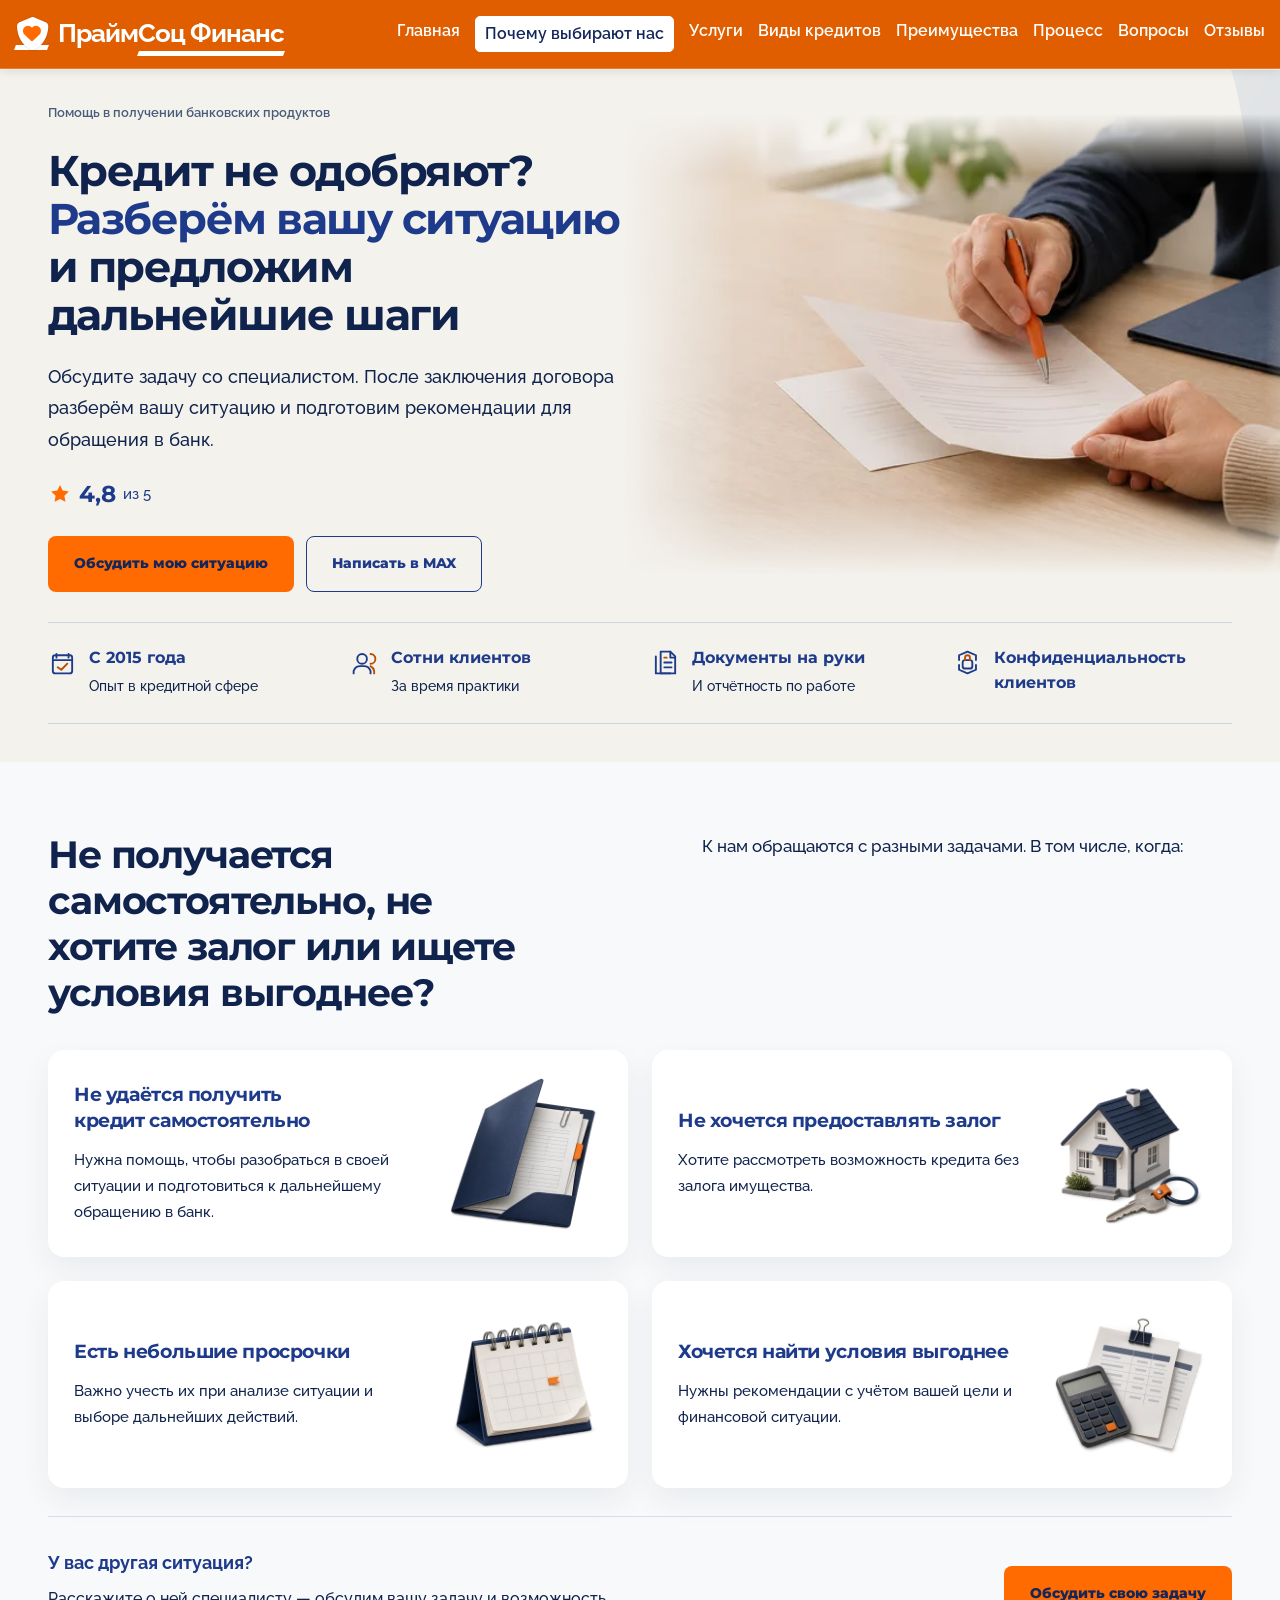
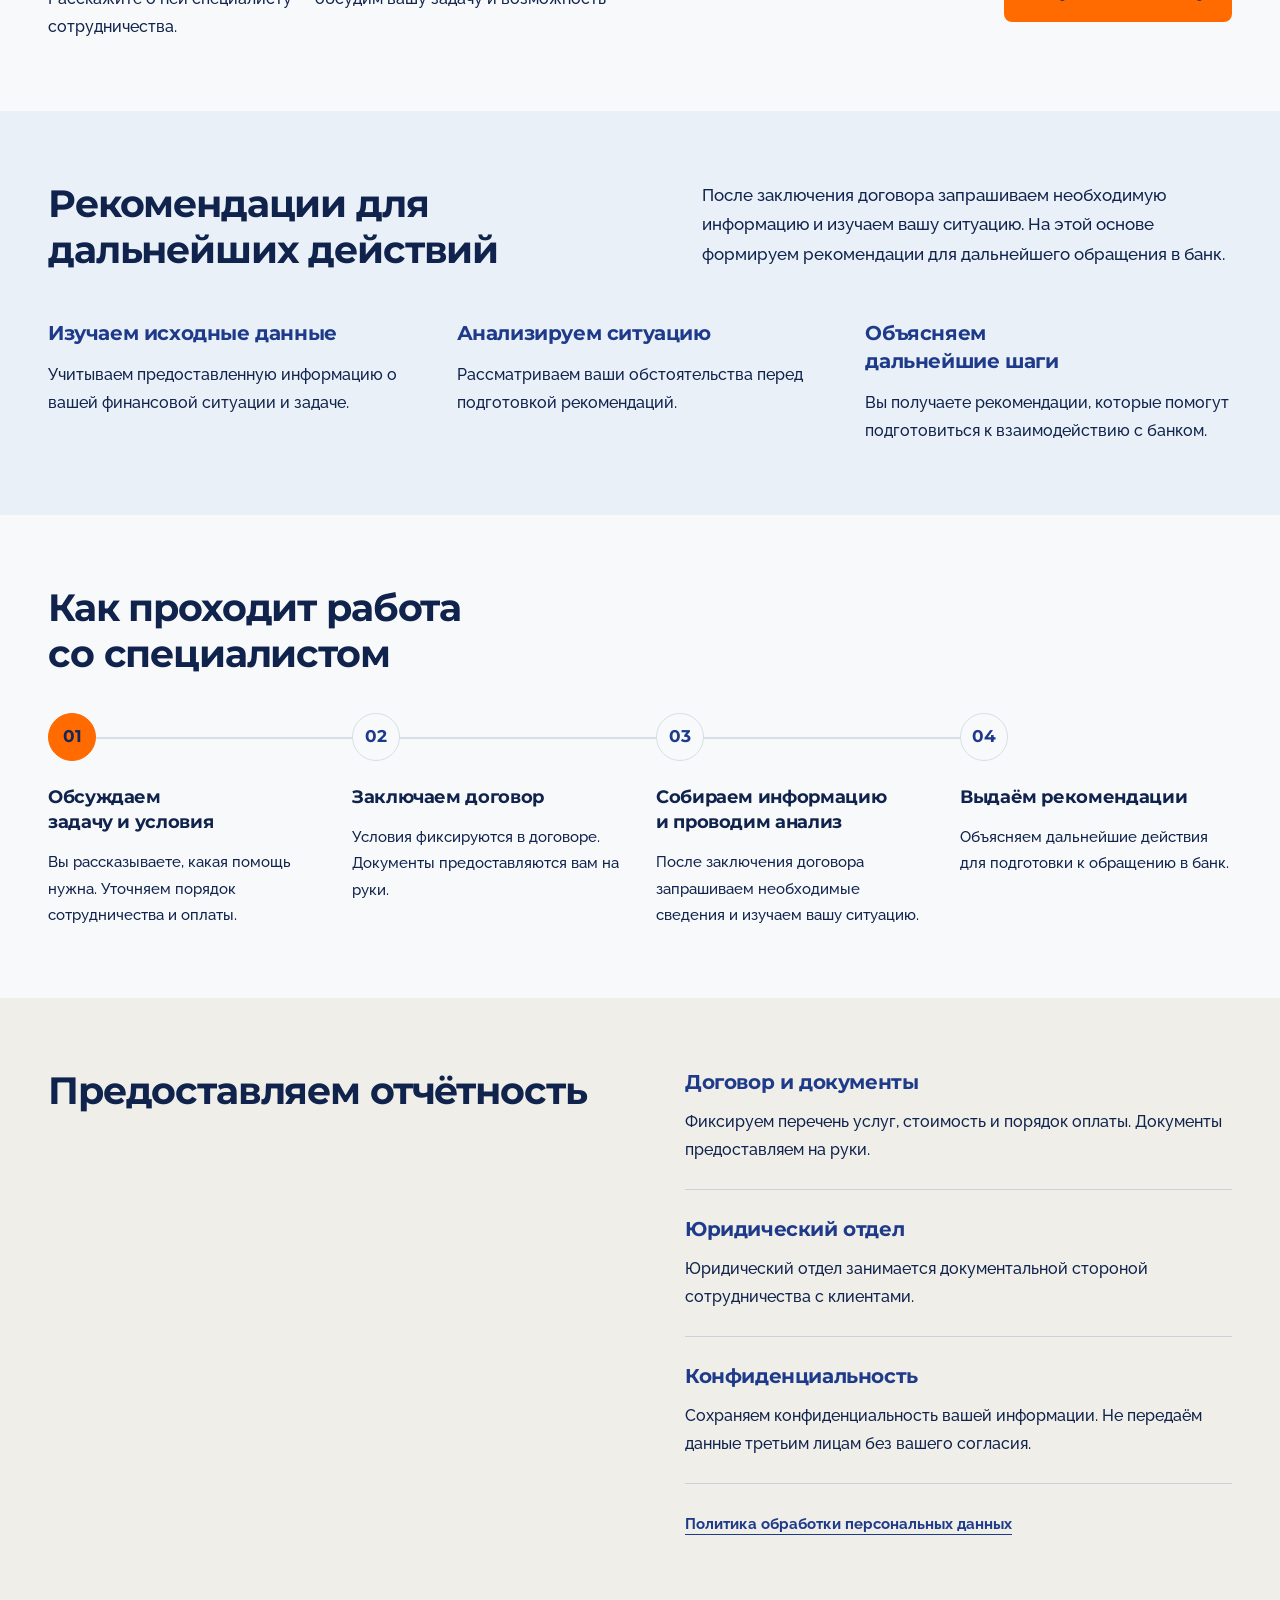
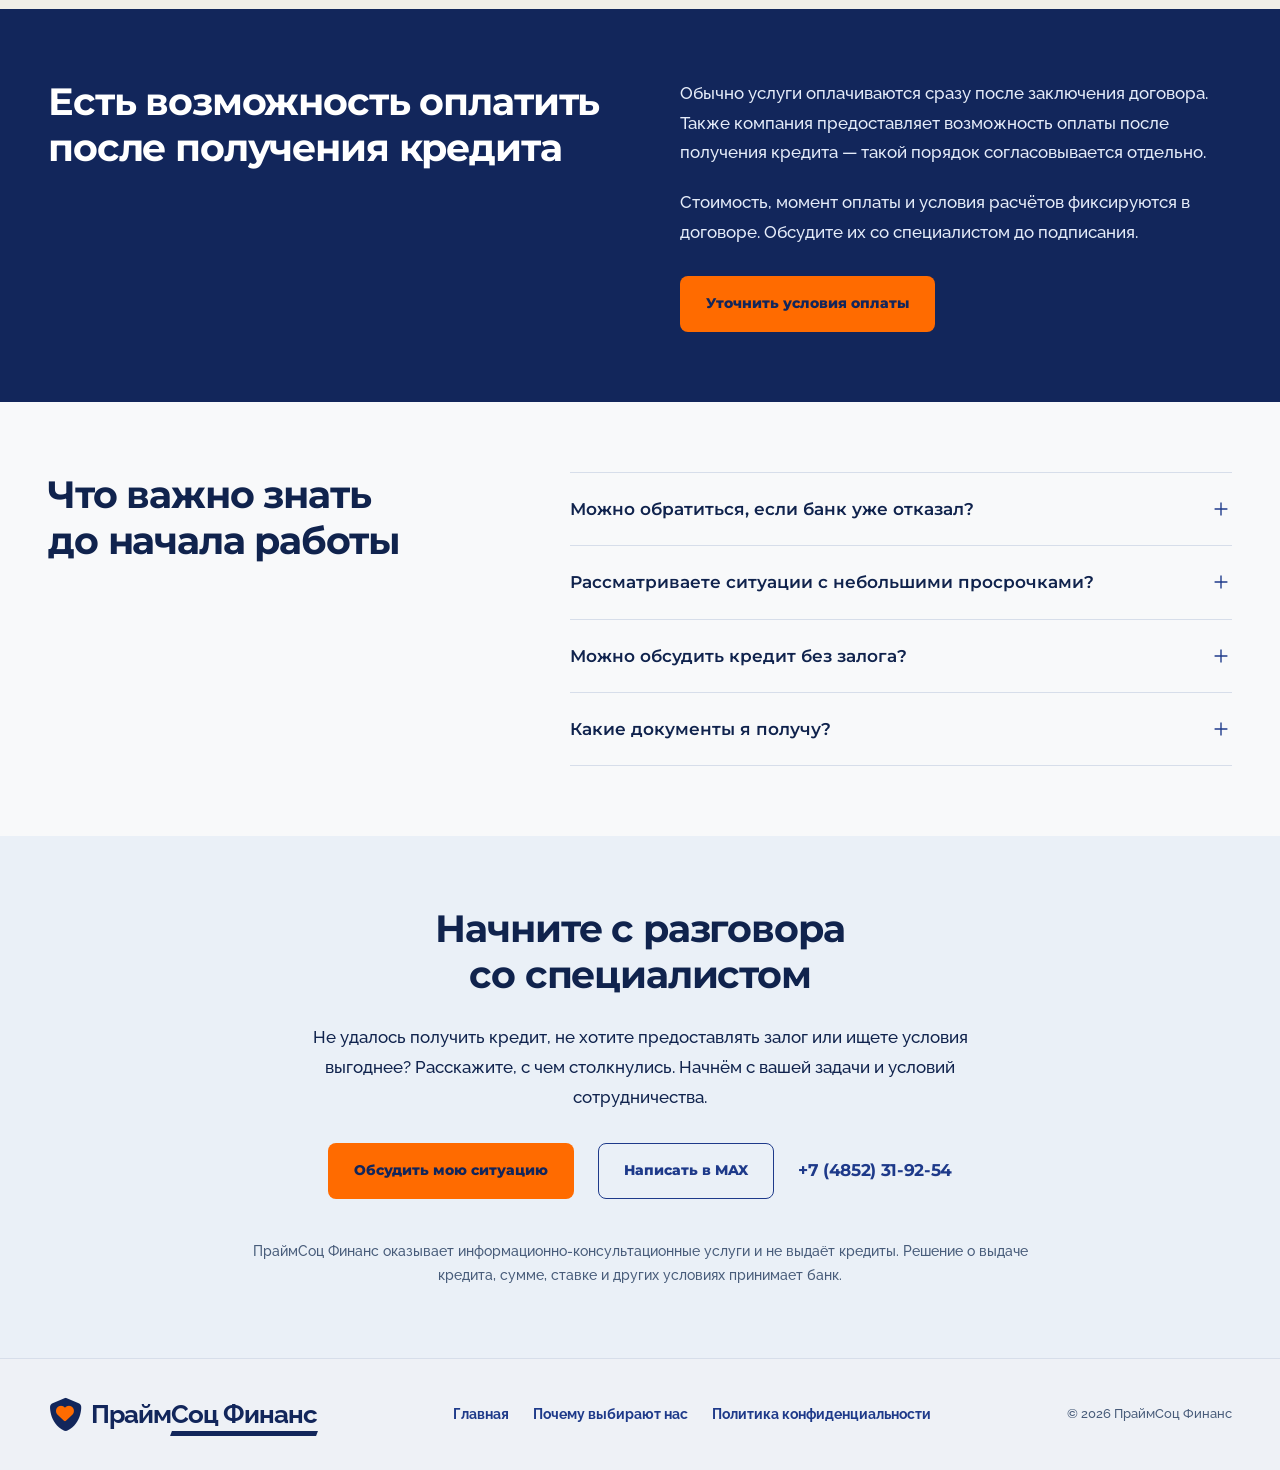
<file: consultation.html>
<!doctype html>
<html lang="ru"><head><meta http-equiv="Content-Security-Policy" content="default-src 'self' data:; script-src 'self' 'unsafe-inline'; style-src 'self' 'unsafe-inline'; img-src 'self' data:; font-src 'self'; connect-src 'none'; form-action 'none'; base-uri 'none'; frame-src 'none'; object-src 'none'"><meta name="robots" content="noindex,nofollow"><meta charset="utf-8"><meta name="viewport" content="width=device-width, initial-scale=1"><title>Помощь в получении кредита — ПраймСоц Финанс</title><meta name="description" content="Обсудите задачу со специалистом ПраймСоц Финанс. Анализ ситуации и рекомендации для обращения в банк, работа по договору."><meta name="theme-color" content="#1e3a8a"><link rel="icon" href="favicon.ico"><link rel="stylesheet" href="assets/fonts/fonts.css"><link rel="stylesheet" href="assets/pages.css"><link rel="preload" as="image" href="assets/hero-consultation-v7-1440.webp" imagesrcset="assets/hero-consultation-v7-640.webp 640w, assets/hero-consultation-v7-1440.webp 1440w" imagesizes="(max-width:720px) 110vw, 48vw"><link rel="stylesheet" href="assets/consultation-v8.css"><script src="assets/pages.js" defer></script><link rel="stylesheet" href="assets/shared-menu.css"><script src="assets/shared-menu.js" defer></script><script src="assets/consultation-v9.js" defer></script><link rel="stylesheet" href="assets/footer-brand.css"><link rel="stylesheet" href="assets/consultation-v9.css"><link rel="stylesheet" href="assets/demo.css"></head><body class="shared-menu-page consultation-page consultation-v8"><a class="skip-link" href="#main">К содержанию</a>
<header class="site-menu">
        <div class="container header-container">
            <a href="index.html" class="logo" aria-label="ПраймСоц Финанс — главная">
                <span class="logo-icon"><i class="fas fa-shield logo-shield" aria-hidden="true"></i><i class="fas fa-heart logo-heart" aria-hidden="true"></i></span>
                Прайм<span>Соц Финанс</span>
            </a>
            <nav class="nav-container" aria-label="Основная навигация">
                <ul class="nav-menu" id="navMenu">
                    <li><a href="index.html">Главная</a></li>
                    <li class="nav-page-item"><a class="nav-page-link active" href="consultation.html" aria-current="page">Почему выбирают нас</a></li>
                    <li><a href="index.html#services">Услуги</a></li>
                    
                    <li><a href="index.html#loan-types">Виды кредитов</a></li>
                    <li><a href="index.html#advantages">Преимущества</a></li>
                    <li><a href="index.html#process">Процесс</a></li>
                    <li><a href="index.html#faq">Вопросы</a></li>
                    <li><a href="index.html#testimonials">Отзывы</a></li>
                </ul>
                <button class="mobile-menu-btn" id="mobileMenuBtn" type="button" aria-label="Открыть меню" aria-controls="navMenu" aria-expanded="false"><i class="fas fa-bars" aria-hidden="true"></i></button>
            </nav>
        </div>
    </header>
<main id="main" class="marketing-main">
<section class="m-hero m-hero--human" aria-labelledby="offer-title"><div class="m-hero-ambient" aria-hidden="true"><svg viewBox="0 0 1600 900" preserveAspectRatio="xMidYMid slice"><defs><linearGradient id="ribbon-blue-v8" x1="0" y1="0" x2="1" y2="1"><stop stop-color="#dce5f0"/><stop offset="1" stop-color="#728bb4"/></linearGradient><linearGradient id="ribbon-orange-v8" x1="0" y1="0" x2="1" y2="1"><stop stop-color="#ffdabf"/><stop offset="1" stop-color="#edaa76"/></linearGradient></defs><path d="M1330-300C1760 30 1480 90 1750 410" stroke="url(#ribbon-blue-v8)" stroke-width="100"/><path d="M1580-100C1830 110 1660 300 1780 610" stroke="url(#ribbon-orange-v8)" stroke-width="52"/></svg></div><div class="wrap m-hero-grid"><div class="m-hero-copy">
<p class="m-brand-line"><span>Помощь в получении банковских продуктов</span></p>

<h1 id="offer-title">Кредит не одобряют? <span>Разберём вашу ситуацию</span> и предложим дальнейшие шаги</h1>
<p class="m-lead">Обсудите задачу со специалистом. После заключения договора разберём вашу ситуацию и подготовим рекомендации для обращения в банк.</p>
<div class="m-rating" role="img" aria-label="Оценка клиентов 4,8 из 5" data-rating-mode="snapshot"><svg viewBox="0 0 24 24" aria-hidden="true"><path d="m12 3 2.7 5.5 6.1.9-4.4 4.3 1 6.1-5.4-2.9-5.4 2.9 1-6.1-4.4-4.3 6.1-.9Z"/></svg><strong class="m-rating-value" aria-hidden="true">4,8</strong><span>из 5</span></div><div class="m-hero-action"><div class="m-contact-actions"><a class="button m-cta" href="tel:+74852319254" aria-label="Обсудить мою ситуацию: позвонить +7 (4852) 31-92-54" >Обсудить мою ситуацию</a><a class="button m-cta m-max" href="https://max.ru/u/f9LHodD0cOIh50-ziGTxpJ-xn0XwiJT__QxPwxd8AxRT8jGUL5uu3jGXrtw" target="_blank" rel="noopener noreferrer" aria-label="Написать в MAX — откроется в новой вкладке">Написать в MAX</a></div></div>
</div><figure class="m-hero-object"><img src="assets/hero-consultation-v7-1440.webp" srcset="assets/hero-consultation-v7-640.webp 640w, assets/hero-consultation-v7-1440.webp 1440w" sizes="(max-width:720px) 110vw, 48vw" width="1440" height="960" fetchpriority="high" decoding="async" alt="Тематическая иллюстрация консультации: совместный разбор документов"></figure>
<div class="m-hero-evidence"><ul class="m-facts"><li><svg viewBox="0 0 24 24" aria-hidden="true"><path d="M7 5v3m10-3v3M5 10h14M6 6h12a2 2 0 0 1 2 2v11a2 2 0 0 1-2 2H6a2 2 0 0 1-2-2V8a2 2 0 0 1 2-2Z"/><path class="icon-accent" d="m8 16 3 2 5-5"/></svg><div><strong>С 2015 года</strong><span>Опыт в кредитной сфере</span></div></li><li><svg viewBox="0 0 24 24" aria-hidden="true"><path d="M10 13a4 4 0 1 0 0-8 4 4 0 0 0 0 8Zm-7 8v-2a6 6 0 0 1 6-4h2a6 6 0 0 1 6 4v2"/><path class="icon-accent" d="M17 5a4 4 0 0 1 0 8m3 8v-2a6 6 0 0 0-3-4"/></svg><div><strong>Сотни клиентов</strong><span>За время практики</span></div></li><li><svg viewBox="0 0 24 24" aria-hidden="true"><path d="M8 3h8l4 4v14H8Z"/><path d="M16 3v5h4M4 7v14h12M11 12h6m-6 4h6"/><path class="icon-accent" d="M11 8h2"/></svg><div><strong>Документы на руки</strong><span>И отчётность по работе</span></div></li><li><svg viewBox="0 0 24 24" aria-hidden="true"><path d="M5 10V6l7-3 7 3v4M5 14v4l7 3 7-3v-4"/><rect x="8" y="10" width="8" height="7" rx="2"/><path class="icon-accent" d="M10 10V8a2 2 0 0 1 4 0v2"/></svg><div><strong>Конфиденциальность клиентов</strong></div></li></ul>
</div>
</div></section>
<section class="m-section wrap m-situations" aria-labelledby="situations-title"><div class="m-heading-row"><h2 id="situations-title">Не получается самостоятельно, не хотите залог или ищете условия выгоднее?</h2><p>К нам обращаются с разными задачами. В том числе, когда:</p></div>
<div class="m-scenario-grid"><div class="m-scenario"><picture class="m-scenario-art"><img src="assets/scenario-review-320.webp" srcset="assets/scenario-review-320.webp 320w, assets/scenario-review-640.webp 640w" sizes="(max-width:600px) 100px, 160px" width="320" height="320" loading="lazy" decoding="async" alt="Тематическая иллюстрация изучения документов"></picture><div class="m-scenario-copy"><h3>Не удаётся получить кредит самостоятельно</h3><p>Нужна помощь, чтобы разобраться в своей ситуации и подготовиться к дальнейшему обращению в банк.</p></div></div><div class="m-scenario"><picture class="m-scenario-art"><img src="assets/scenario-no-collateral-320.webp" srcset="assets/scenario-no-collateral-320.webp 320w, assets/scenario-no-collateral-640.webp 640w" sizes="(max-width:600px) 100px, 160px" width="320" height="320" loading="lazy" decoding="async" alt="Тематическая иллюстрация имущества: дом и ключ"></picture><div class="m-scenario-copy"><h3>Не хочется предоставлять залог</h3><p>Хотите рассмотреть возможность кредита без залога имущества.</p></div></div><div class="m-scenario"><picture class="m-scenario-art"><img src="assets/scenario-timing-320.webp" srcset="assets/scenario-timing-320.webp 320w, assets/scenario-timing-640.webp 640w" sizes="(max-width:600px) 100px, 160px" width="320" height="320" loading="lazy" decoding="async" alt="Тематическая иллюстрация сроков: календарь"></picture><div class="m-scenario-copy"><h3>Есть небольшие просрочки</h3><p>Важно учесть их при анализе ситуации и выборе дальнейших действий.</p></div></div><div class="m-scenario"><picture class="m-scenario-art"><img src="assets/scenario-comparison-320.webp" srcset="assets/scenario-comparison-320.webp 320w, assets/scenario-comparison-640.webp 640w" sizes="(max-width:600px) 100px, 160px" width="320" height="320" loading="lazy" decoding="async" alt="Тематическая иллюстрация сравнения условий"></picture><div class="m-scenario-copy"><h3>Хочется найти условия выгоднее</h3><p>Нужны рекомендации с учётом вашей цели и финансовой ситуации.</p></div></div></div>
<div class="m-other-situation"><p><strong>У вас другая ситуация?</strong> Расскажите о ней специалисту — обсудим вашу задачу и возможность сотрудничества.</p><a class="button m-cta" href="tel:+74852319254" aria-label="Обсудить свою задачу: позвонить +7 (4852) 31-92-54" >Обсудить свою задачу</a></div></section>
<section class="m-result m-section" aria-labelledby="result-title"><div class="wrap"><div class="m-heading-row"><h2 id="result-title">Рекомендации для дальнейших действий</h2><p>После заключения договора запрашиваем необходимую информацию и изучаем вашу ситуацию. На этой основе формируем рекомендации для дальнейшего обращения в банк.</p></div><div class="m-action-list"><div><h3>Изучаем исходные данные</h3><p>Учитываем предоставленную информацию о вашей финансовой ситуации и задаче.</p></div><div><h3>Анализируем ситуацию</h3><p>Рассматриваем ваши обстоятельства перед подготовкой рекомендаций.</p></div><div><h3>Объясняем дальнейшие шаги</h3><p>Вы получаете рекомендации, которые помогут подготовиться к взаимодействию с банком.</p></div></div></div></section>
<section class="m-process m-section wrap" id="consultation-process" aria-labelledby="process-title"><h2 id="process-title">Как проходит работа со специалистом</h2><div class="m-process-flow"><div class="m-process-track" aria-hidden="true"></div><ol><li><span class="m-step-index" aria-hidden="true">01</span><h3>Обсуждаем задачу и условия</h3><p>Вы рассказываете, какая помощь нужна. Уточняем порядок сотрудничества и оплаты.</p></li><li><span class="m-step-index" aria-hidden="true">02</span><h3>Заключаем договор</h3><p>Условия фиксируются в договоре. Документы предоставляются вам на руки.</p></li><li><span class="m-step-index" aria-hidden="true">03</span><h3>Собираем информацию и проводим анализ</h3><p>После заключения договора запрашиваем необходимые сведения и изучаем вашу ситуацию.</p></li><li><span class="m-step-index" aria-hidden="true">04</span><h3>Выдаём рекомендации</h3><p>Объясняем дальнейшие действия для подготовки к обращению в банк.</p></li></ol></div></section>
<section class="m-trust m-section" aria-labelledby="trust-title"><div class="wrap m-trust-layout"><div><h2 id="trust-title">Предоставляем отчётность</h2></div><div class="m-trust-points"><div><h3>Договор и документы</h3><p>Фиксируем перечень услуг, стоимость и порядок оплаты. Документы предоставляем на руки.</p></div><div><h3>Юридический отдел</h3><p>Юридический отдел занимается документальной стороной сотрудничества с клиентами.</p></div><div><h3>Конфиденциальность</h3><p>Сохраняем конфиденциальность вашей информации. Не передаём данные третьим лицам без вашего согласия.</p></div><a class="m-policy-link" href="privacy.html">Политика обработки персональных данных</a></div></div></section>
<section class="m-payment m-section" aria-labelledby="payment-title"><div class="wrap m-payment-layout"><h2 id="payment-title">Есть возможность оплатить после получения кредита</h2><div><p>Обычно услуги оплачиваются сразу после заключения договора. Также компания предоставляет возможность оплаты после получения кредита — такой порядок согласовывается отдельно.</p><p>Стоимость, момент оплаты и условия расчётов фиксируются в договоре. Обсудите их со специалистом до подписания.</p><a class="button m-cta" href="tel:+74852319254" aria-label="Уточнить условия оплаты: позвонить +7 (4852) 31-92-54" >Уточнить условия оплаты</a></div></div></section>
<section class="m-faq m-section wrap" aria-labelledby="faq-title"><div class="m-faq-layout"><h2 id="faq-title">Что важно знать до начала работы</h2><div><details><summary>Можно обратиться, если банк уже отказал?<svg viewBox="0 0 24 24" aria-hidden="true"><path d="M12 5v14M5 12h14"/></svg></summary><p>Да. К нам обращаются, когда получить кредит самостоятельно не удалось. После заключения договора анализируем ситуацию и выдаём рекомендации для дальнейших действий.</p></details><details><summary>Рассматриваете ситуации с небольшими просрочками?<svg viewBox="0 0 24 24" aria-hidden="true"><path d="M12 5v14M5 12h14"/></svg></summary><p>Да, такие обращения входят в нашу практику. Небольшие просрочки учитываются при анализе вашей ситуации.</p></details><details><summary>Можно обсудить кредит без залога?<svg viewBox="0 0 24 24" aria-hidden="true"><path d="M12 5v14M5 12h14"/></svg></summary><p>Да. Расскажите специалисту, какой вариант кредита рассматриваете. Дальнейшую работу и условия сотрудничества согласуем до заключения договора.</p></details><details><summary>Какие документы я получу?<svg viewBox="0 0 24 24" aria-hidden="true"><path d="M12 5v14M5 12h14"/></svg></summary><p>При заключении договора вы получаете документы на руки. По выполненной работе предоставляем отчётность.</p></details></div></div></section>
<section class="m-final m-section" aria-labelledby="final-title"><div class="wrap m-final-inner"><h2 id="final-title">Начните с разговора со специалистом</h2><p>Не удалось получить кредит, не хотите предоставлять залог или ищете условия выгоднее? Расскажите, с чем столкнулись. Начнём с вашей задачи и условий сотрудничества.</p><div class="m-final-action"><a class="button m-cta" href="tel:+74852319254" aria-label="Обсудить мою ситуацию: позвонить +7 (4852) 31-92-54" >Обсудить мою ситуацию</a><a class="button m-cta m-max" href="https://max.ru/u/f9LHodD0cOIh50-ziGTxpJ-xn0XwiJT__QxPwxd8AxRT8jGUL5uu3jGXrtw" target="_blank" rel="noopener noreferrer" aria-label="Написать в MAX — откроется в новой вкладке">Написать в MAX</a><a class="contact-phone" href="tel:+74852319254">+7 (4852) 31-92-54</a></div><p class="m-final-disclaimer">ПраймСоц Финанс оказывает информационно-консультационные услуги и не выдаёт кредиты. Решение о выдаче кредита, сумме, ставке и других условиях принимает банк.</p></div></section>
</main><footer class="site-footer"><div class="wrap footer-inner"><a href="index.html" class="logo footer-logo" aria-label="ПраймСоц Финанс — главная">
                <span class="logo-icon"><i class="fas fa-shield logo-shield" aria-hidden="true"></i><i class="fas fa-heart logo-heart" aria-hidden="true"></i></span>
                Прайм<span>Соц Финанс</span>
            </a><nav aria-label="Навигация в подвале"><a href="index.html">Главная</a><a href="consultation.html" aria-current="page">Почему выбирают нас</a><a href="privacy.html">Политика конфиденциальности</a></nav><p>© <span data-year>2026</span> ПраймСоц Финанс</p></div></footer></body></html>
</file>
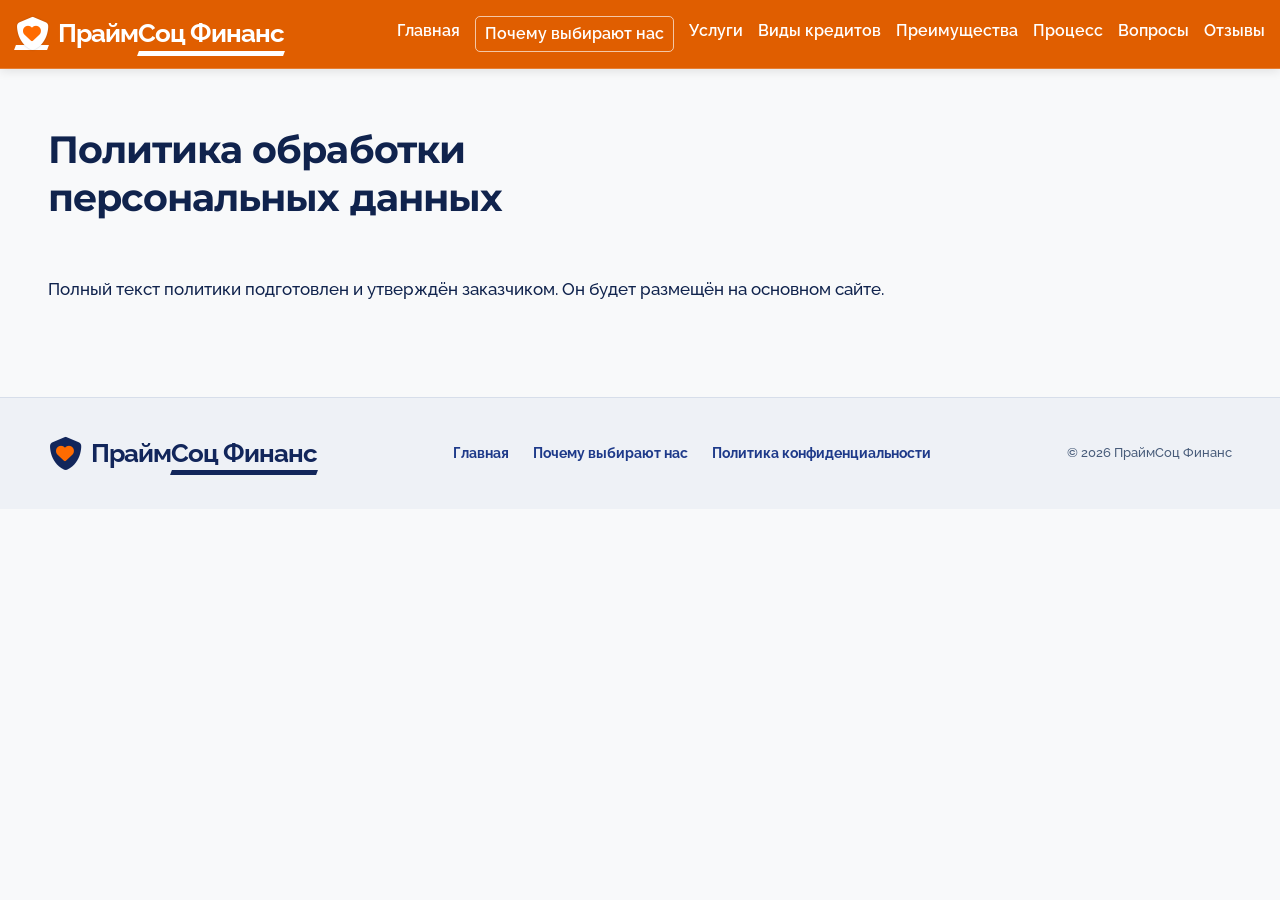
<file: privacy.html>
<!doctype html>
<html lang="ru"><head><meta http-equiv="Content-Security-Policy" content="default-src 'self' data:; script-src 'self' 'unsafe-inline'; style-src 'self' 'unsafe-inline'; img-src 'self' data:; font-src 'self'; connect-src 'none'; form-action 'none'; base-uri 'none'; frame-src 'none'; object-src 'none'"><meta name="robots" content="noindex,nofollow"><meta charset="utf-8"><meta name="viewport" content="width=device-width, initial-scale=1"><title>Политика в отношении обработки персональных данных ООО «Голд Кэпитал» — ПраймСоц Финанс</title><meta name="description" content="Политика в отношении обработки персональных данных ООО «Голд Кэпитал»"><meta name="theme-color" content="#1e3a8a"><link rel="icon" href="favicon.ico"><link rel="stylesheet" href="assets/fonts/fonts.css"><link rel="stylesheet" href="assets/pages.css"><script src="assets/pages.js" defer></script><link rel="stylesheet" href="assets/shared-menu.css"><script src="assets/shared-menu.js" defer></script><link rel="stylesheet" href="assets/footer-brand.css"><link rel="stylesheet" href="assets/demo.css"></head><body class="shared-menu-page policy-page"><a class="skip-link" href="#main">К содержанию</a>
<header class="site-menu">
        <div class="container header-container">
            <a href="index.html" class="logo" aria-label="ПраймСоц Финанс — главная">
                <span class="logo-icon"><i class="fas fa-shield logo-shield" aria-hidden="true"></i><i class="fas fa-heart logo-heart" aria-hidden="true"></i></span>
                Прайм<span>Соц Финанс</span>
            </a>
            <nav class="nav-container" aria-label="Основная навигация">
                <ul class="nav-menu" id="navMenu">
                    <li><a href="index.html">Главная</a></li>
                    <li class="nav-page-item"><a class="nav-page-link" href="consultation.html">Почему выбирают нас</a></li>
                    <li><a href="index.html#services">Услуги</a></li>
                    
                    <li><a href="index.html#loan-types">Виды кредитов</a></li>
                    <li><a href="index.html#advantages">Преимущества</a></li>
                    <li><a href="index.html#process">Процесс</a></li>
                    <li><a href="index.html#faq">Вопросы</a></li>
                    <li><a href="index.html#testimonials">Отзывы</a></li>
                </ul>
                <button class="mobile-menu-btn" id="mobileMenuBtn" type="button" aria-label="Открыть меню" aria-controls="navMenu" aria-expanded="false"><i class="fas fa-bars" aria-hidden="true"></i></button>
            </nav>
        </div>
    </header>
<main id="main" class="wrap policy-main"><h1>Политика обработки персональных данных</h1><p>Полный текст политики подготовлен и утверждён заказчиком. Он будет размещён на основном сайте.</p></main><footer class="site-footer"><div class="wrap footer-inner"><a href="index.html" class="logo footer-logo" aria-label="ПраймСоц Финанс — главная">
                <span class="logo-icon"><i class="fas fa-shield logo-shield" aria-hidden="true"></i><i class="fas fa-heart logo-heart" aria-hidden="true"></i></span>
                Прайм<span>Соц Финанс</span>
            </a><nav aria-label="Навигация в подвале"><a href="index.html">Главная</a><a href="consultation.html">Почему выбирают нас</a><a href="privacy.html" aria-current="page">Политика конфиденциальности</a></nav><p>© <span data-year>2026</span> ПраймСоц Финанс</p></div></footer></body></html>
</file>
<file: assets/fonts/fonts.css>
/* montserrat, cyrillic; Google Fonts, SIL OFL */
@font-face {
  font-family: 'Montserrat';
  font-style: normal;
  font-weight: 400 900;
  font-display: swap;
  src: url(montserrat-cyrillic.woff2) format('woff2');
  unicode-range: U+0301, U+0400-045F, U+0490-0491, U+04B0-04B1, U+2116;
}
/* montserrat, latin; Google Fonts, SIL OFL */
@font-face {
  font-family: 'Montserrat';
  font-style: normal;
  font-weight: 400 900;
  font-display: swap;
  src: url(montserrat-latin.woff2) format('woff2');
  unicode-range: U+0000-00FF, U+0131, U+0152-0153, U+02BB-02BC, U+02C6, U+02DA, U+02DC, U+0304, U+0308, U+0329, U+2000-206F, U+20AC, U+2122, U+2191, U+2193, U+2212, U+2215, U+FEFF, U+FFFD;
}
/* raleway, cyrillic; Google Fonts, SIL OFL */
@font-face {
  font-family: 'Raleway';
  font-style: normal;
  font-weight: 300 700;
  font-display: swap;
  src: url(raleway-cyrillic.woff2) format('woff2');
  unicode-range: U+0301, U+0400-045F, U+0490-0491, U+04B0-04B1, U+2116;
}
/* raleway, latin; Google Fonts, SIL OFL */
@font-face {
  font-family: 'Raleway';
  font-style: normal;
  font-weight: 300 700;
  font-display: swap;
  src: url(raleway-latin.woff2) format('woff2');
  unicode-range: U+0000-00FF, U+0131, U+0152-0153, U+02BB-02BC, U+02C6, U+02DA, U+02DC, U+0304, U+0308, U+0329, U+2000-206F, U+20AC, U+2122, U+2191, U+2193, U+2212, U+2215, U+FEFF, U+FFFD;
}
</file>
<file: assets/main-additions.css>
.review-policy-link{margin-top:15px;font-size:.88rem;line-height:1.6;text-align:center}.review-policy-link a{color:#1e3a8a;text-underline-offset:4px}.additional-footer-nav{display:flex;flex-wrap:wrap;gap:16px 30px;margin-top:25px}.additional-footer-nav a{color:#e2e8f0;font-size:.9rem;text-underline-offset:4px;max-width:100%;overflow-wrap:anywhere}.review-policy-link a:focus-visible,.additional-footer-nav a:focus-visible{outline:3px solid #ff6b00;outline-offset:5px}
@media(min-width:768px) and (max-width:1240px){.mobile-menu-btn{display:block}.nav-menu{position:fixed;top:0;right:-100%;width:300px;height:100vh;background:var(--accent-orange-dark);flex-direction:column;padding:90px 25px 25px;z-index:1000;transition:right .3s;overflow-y:auto}.nav-menu.active{right:0}.nav-menu li{margin:0 0 18px 0}}
@media(max-width:767px){.nav-menu{overflow-y:auto}.additional-footer-nav{flex-direction:column;gap:13px}}

@media(max-width:1240px){.nav-menu:not(.active){visibility:hidden;pointer-events:none}.nav-menu.active{visibility:visible;pointer-events:auto}}
</file>
<file: assets/shared-menu.css>
/* Original navigation from the source site, scoped to all three pages. */
@font-face{font-family:"Header Icons";src:url("header-icons.woff2") format("woff2");font-weight:900;font-style:normal;font-display:block}
.site-menu{padding:12px 0;position:fixed;top:0;left:0;width:100%;z-index:1000;background:#e05e00;border-bottom:1px solid rgb(255 255 255 / .2);box-shadow:0 2px 10px rgb(0 0 0 / .1);font-family:Raleway,Arial,sans-serif;line-height:1.7}
.site-menu .header-container{display:flex;justify-content:space-between;align-items:center;width:100%;max-width:1400px;margin:0 auto;padding:0 15px;gap:0}
.site-menu .logo{display:flex;align-items:center;font-weight:900;font-size:clamp(1.3rem,4.5vw,1.6rem);color:white;text-decoration:none;letter-spacing:-1px;position:relative;z-index:1002;line-height:1.7;white-space:nowrap}
.site-menu .logo span{position:relative}.site-menu .logo span::before{content:"";position:absolute;bottom:0;left:0;width:100%;height:5px;background:white;transform:skewX(-20deg);z-index:-1}
.site-menu .logo-icon{display:inline-flex;align-items:center;justify-content:center;width:1.3em;height:1.3em;margin-right:10px;position:relative}
.site-menu .logo-shield{position:absolute;color:white;font-size:1.3em;z-index:1;text-shadow:0 0 2px rgb(0 0 0 / .2)}
.site-menu .logo-heart{position:absolute;color:#ff6b00;font-size:.7em;z-index:2;top:50%;left:50%;transform:translate(-50%,-50%)}
.site-menu .fas{font-family:"Header Icons"!important;font-weight:900;font-style:normal;line-height:1;-webkit-font-smoothing:antialiased}.site-menu .fa-shield::before{content:"\f132"}.site-menu .fa-heart::before{content:"\f004"}.site-menu .fa-bars::before{content:"\f0c9"}.site-menu .fa-times::before{content:"\f00d"}
.site-menu .nav-container{display:flex;align-items:center}.site-menu .nav-menu{display:flex;list-style:none;transition:all .4s ease;margin:0;padding:0}.site-menu .nav-menu li{margin:0 0 0 15px;padding:0}
.site-menu .nav-menu a{color:white;text-decoration:none;font-weight:600;font-size:clamp(.85rem,3vw,1rem);transition:all .3s;position:relative;padding:5px 0;letter-spacing:normal;line-height:1.7;white-space:nowrap;text-underline-offset:initial}
.site-menu .nav-menu a::after{content:"";position:absolute;bottom:0;left:0;width:0;height:2px;background:white;transition:width .3s}.site-menu .nav-menu a:hover::after,.site-menu .nav-menu a.active::after{width:100%}
.site-menu .mobile-menu-btn{display:none;background:none;border:none;font-size:1.6rem;color:white;cursor:pointer;z-index:1001;padding:8px;line-height:normal;min-width:44px;min-height:44px}
.site-menu a:focus-visible,.site-menu button:focus-visible{outline:3px solid #12265b;outline-offset:4px}.shared-menu-page{padding-top:70px}.shared-menu-page .skip-link{z-index:1003}
@media(max-width:1240px){.site-menu .mobile-menu-btn{display:block}.site-menu .nav-menu{position:fixed;top:0;right:-100%;width:280px;height:100vh;height:100dvh;background:#e05e00;flex-direction:column;padding:90px 25px 25px;z-index:1000;transition:right .3s;overflow-y:auto;visibility:hidden;pointer-events:none}.site-menu .nav-menu.active{right:0;visibility:visible;pointer-events:auto}.site-menu .nav-menu li{margin:0 0 18px}.site-menu .nav-menu a{white-space:normal}}
@media(max-width:767px){.shared-menu-page{padding-top:60px}}
@supports(padding:max(0px)){.site-menu{padding-left:env(safe-area-inset-left);padding-right:env(safe-area-inset-right)}.site-menu .header-container{padding-left:max(15px,env(safe-area-inset-left));padding-right:max(15px,env(safe-area-inset-right))}}
@media(prefers-reduced-motion:reduce){.site-menu,.site-menu *,.site-menu *::after{transition:none!important}}
@media print{.site-menu{display:none}.shared-menu-page{padding-top:0}}

.site-menu ~ section[id]{scroll-margin-top:84px}

/* A separate route, distinguished from the homepage anchors. */
.site-menu .nav-menu .nav-page-link{display:inline-block;padding:5px 9px;border:1px solid rgb(255 255 255 / .65);border-radius:5px;line-height:1.5}.site-menu .nav-menu .nav-page-link::after{display:none}.site-menu .nav-menu .nav-page-link.active{background:white;color:#12265b;border-color:white}.site-menu .nav-menu .nav-page-link:hover{background:rgb(255 255 255 / .14)}.site-menu .nav-menu .nav-page-link.active:hover{background:white}.shared-menu-page{padding-top:70px}@media(max-width:767px){.shared-menu-page{padding-top:70px}}
</file>
<file: assets/footer-brand.css>
/* Reuses the incumbent header mark and lettering in every footer. */
footer .footer-logo{display:inline-flex;align-items:center;position:relative;isolation:isolate;max-width:100%;margin:0 0 18px;color:white;text-decoration:none;font-family:Raleway,Arial,sans-serif;font-weight:900;font-size:clamp(1.2rem,4.4vw,1.6rem);letter-spacing:-1px;line-height:1.7;white-space:nowrap}
footer .footer-logo>span:not(.logo-icon){position:relative}footer .footer-logo>span:not(.logo-icon)::before{content:"";position:absolute;bottom:0;left:0;width:100%;height:5px;background:white;transform:skewX(-20deg);z-index:-1}
footer .footer-logo .logo-icon{display:inline-flex;align-items:center;justify-content:center;width:1.3em;height:1.3em;margin-right:10px;position:relative;flex:none}
footer .footer-logo .fas{font-family:"Header Icons"!important;font-weight:900;font-style:normal;line-height:1;-webkit-font-smoothing:antialiased}footer .footer-logo .fa-shield::before{content:"\f132"}footer .footer-logo .fa-heart::before{content:"\f004"}
footer .footer-logo .logo-shield{position:absolute;color:white;font-size:1.3em;z-index:1}footer .footer-logo .logo-heart{position:absolute;color:#ff6b00;font-size:.7em;z-index:2;top:50%;left:50%;transform:translate(-50%,-50%)}
footer .footer-logo:focus-visible{outline:3px solid #ffab70;outline-offset:5px}footer nav a{overflow-wrap:anywhere}
.site-footer .footer-inner{flex-wrap:wrap}.site-footer .footer-inner nav{flex-wrap:wrap}.site-footer .footer-logo{margin-bottom:0}

/* New pages have a light footer; retain the same mark in navy. */
.site-footer .footer-logo,.site-footer .footer-logo .logo-shield{color:#12265b}.site-footer .footer-logo>span:not(.logo-icon)::before{background:#12265b}
</file>
<file: assets/home-cta-v10.css>
/* A direct, prominent route from the original homepage hero. */
.hero .home-consultation-entry{width:100%;max-width:390px;margin:22px auto 28px;text-align:center}
.hero .home-consultation-cta{display:flex;align-items:center;justify-content:center;gap:14px;width:100%;min-height:62px;padding:17px 22px;background:#ff6b00;color:#12265b;border-radius:8px;text-decoration:none;font-family:Raleway,Arial,sans-serif;font-weight:800;font-size:clamp(1.05rem,3.8vw,1.2rem);line-height:1.4;transition:background-color .18s ease}
.hero .home-consultation-cta svg{width:23px;height:23px;flex:none;fill:none;stroke:currentColor;stroke-width:2;stroke-linecap:round;stroke-linejoin:round}
.hero .home-consultation-cta:hover{background:#ff8126;color:#12265b}.hero .home-consultation-cta:active{background:#f26300}.hero .home-consultation-cta:focus-visible{outline:3px solid #12265b;outline-offset:5px}
.hero p.home-consultation-hint{margin:10px 0 0;font-size:14px;line-height:1.6;color:#12265b}
@media(max-width:380px){.hero .home-consultation-cta{padding-inline:15px;gap:10px}}
@media(prefers-reduced-motion:reduce){.hero .home-consultation-cta{transition:none}}
</file>
<file: assets/demo.css>
body{padding-top:70px}.demo-form-note,.demo-review-note{font-size:14px!important;line-height:1.7!important;padding:20px;color:#40516e;text-align:center}.demo-review-note{max-width:650px;margin:auto}#whatsappBtn,#whatsappWaves{display:none!important}.review-form-container button:disabled{opacity:.65;cursor:not-allowed}
</file>
<file: assets/pages.css>
:root{--navy:#1e3a8a;--navy-deep:#12265b;--ink:#10234d;--orange:#ff6b00;--orange-dark:#b84c00;--paper:#f8f9fa;--line:#d7deea;--muted:#485c7a;--white:#fff;--ease:cubic-bezier(.16,1,.3,1)}
*{box-sizing:border-box}html{scroll-behavior:smooth;scroll-padding-top:110px}body{margin:0;color:var(--ink);background:var(--paper);font-family:Raleway,Arial,sans-serif;font-size:17px;font-weight:500;line-height:1.75}h1,h2,h3,.brand,.button{font-family:Montserrat,Arial,sans-serif}h1,h2,h3,p,figure{margin:0}h1,h2,h3{text-wrap:balance;line-height:1.15;font-weight:700;letter-spacing:-.035em}h1{font-size:clamp(2.25rem,4.4vw,4rem)}h2{font-size:clamp(1.75rem,3vw,2.8rem)}h3{font-size:clamp(1.125rem,1.5vw,1.3rem);line-height:1.35;letter-spacing:-.02em}p+p{margin-top:1.2em}a{color:var(--navy);text-underline-offset:5px;text-decoration-thickness:1px}a:hover{text-decoration-thickness:2px}button,summary,a{-webkit-tap-highlight-color:transparent}button{font:inherit}a:focus-visible,button:focus-visible,summary:focus-visible{outline:3px solid var(--orange-dark);outline-offset:5px}::selection{background:#ffcfab;color:var(--navy-deep)}:target{scroll-margin-top:110px}.wrap{width:min(1200px,calc(100% - 96px));margin-inline:auto}.skip-link{position:fixed;top:10px;left:15px;padding:10px 18px;background:white;z-index:100;transform:translateY(-200%)}.skip-link:focus{transform:none}.site-header{position:sticky;top:0;z-index:20;background:var(--paper);border-bottom:1px solid var(--line)}.header-inner{display:flex;align-items:center;justify-content:space-between;gap:24px;min-height:88px}.brand{display:inline-flex;align-items:center;gap:9px;font-weight:800;font-size:20px;letter-spacing:-.04em;text-decoration:none;white-space:nowrap;line-height:1.2;color:var(--navy)}.brand-symbol{width:31px;height:35px;flex:none}.brand-finance{display:block;font-size:14px;letter-spacing:.04em;font-weight:600;margin-top:3px}.desktop-nav{display:flex;gap:32px;align-items:center}.desktop-nav a,.site-footer nav a{font-size:14px;font-weight:700;text-decoration:none}.desktop-nav a{padding:29px 0}.desktop-nav a[aria-current=page]{text-decoration:underline;text-decoration-color:var(--orange);text-decoration-thickness:3px;text-underline-offset:10px}.mobile-nav{display:none}.button{display:inline-flex;justify-content:center;align-items:center;min-height:54px;max-width:100%;padding:15px 25px;background:var(--orange);color:var(--navy-deep);font-size:14px;line-height:1.4;font-weight:800;border:0;border-radius:8px;text-decoration:none;transition:background .2s,color .2s,box-shadow .3s var(--ease)}.button:hover{background:#f57921;box-shadow:0 7px 20px rgb(30 58 138 / .10);text-decoration:none}.button:disabled{cursor:not-allowed;background:#e2e7ee;color:#526079;box-shadow:none}.consultation-hero{position:relative;padding:64px 0 68px;background:#f5f2ed;overflow:hidden}.hero-layout{display:grid;grid-template-columns:1.1fr 1fr;align-items:center;gap:56px}.hero-copy{padding-block:16px;position:relative;z-index:1}.hero-copy h1{max-width:12ch;color:var(--navy-deep)}.hero-copy h1 span{display:block;color:var(--navy)}.hero-lead{font-size:clamp(1.1rem,1.6vw,1.3rem);line-height:1.6;font-weight:600;max-width:36ch;margin-top:28px}.hero-copy .button{margin-top:34px}.hero-visual{position:relative;align-self:stretch;display:grid;align-items:center;min-width:0}.hero-visual img{width:100%;height:auto;display:block;aspect-ratio:1;object-fit:cover;border-radius:16px}.hero-visual picture{display:block;animation:material-arrive .9s var(--ease) both}.intro-section{padding:60px 0 72px}.intro-copy{max-width:850px;margin-inline:auto;display:grid;grid-template-columns:1fr 1fr;gap:48px}.intro-copy p{margin:0}.advantages-section{padding-bottom:100px}.advantages-layout{display:grid;grid-template-columns:1fr 2fr;gap:70px}.section-heading h2{max-width:10ch}.section-mark{width:72px;height:7px;margin-top:24px;background:var(--orange);border-radius:6px}.section-heading{align-self:start;position:sticky;top:132px}.advantage-row{display:grid;grid-template-columns:.92fr 1.2fr;gap:36px;padding:30px 0;border-top:1px solid var(--line)}.advantage-row:first-child{padding-top:0;border-top:0}.advantage-row h3{color:var(--navy)}.advantage-row p{font-size:16px;line-height:1.8}.result-section{padding:86px 0;background:var(--navy-deep);color:white}.result-layout{display:grid;grid-template-columns:1fr 2fr;gap:70px}.result-layout h2{max-width:11ch}.result-copy{max-width:70ch}.result-copy p{color:#e3eaf7}.result-copy .bank-decision{padding-top:26px;margin-top:30px;border-top:1px solid #506083;font-size:15px;line-height:1.85;color:#d1def4}.consultation-section{padding:90px 0 100px}.consultation-inner{display:grid;grid-template-columns:1fr 2fr;gap:70px}.consultation-inner h2{max-width:13ch}.consultation-copy>p:first-child{max-width:60ch;font-size:18px}.contact-details{margin-top:30px;display:flex;align-items:center;flex-wrap:wrap;gap:14px 24px}.contact-status{font-size:14px;line-height:1.5;color:var(--muted);max-width:24ch}.closing-line{font-weight:700;font-size:16px;max-width:60ch;margin-top:36px!important}.site-footer{border-top:1px solid var(--line);padding:34px 0;background:#eef1f6}.footer-inner{display:flex;justify-content:space-between;align-items:center;gap:30px;flex-wrap:wrap}.site-footer nav{display:flex;gap:24px;flex-wrap:wrap}.site-footer p{font-size:13px;color:var(--muted);margin:0}.policy-main{padding:56px 0 92px}.policy-main>h1{max-width:28ch;font-size:clamp(1.8rem,3vw,2.7rem);margin-bottom:54px;line-height:1.24;letter-spacing:-.025em}.policy-layout{display:grid;grid-template-columns:250px minmax(0,720px);gap:70px}.policy-toc{align-self:start;position:sticky;top:125px}.policy-toc h2{font-size:15px;margin-bottom:18px;letter-spacing:0}.policy-toc a,.policy-mobile-toc a{display:block;font-size:14px;font-weight:600;line-height:1.5;text-decoration:none;margin-top:13px;color:var(--muted)}.policy-toc a:hover,.policy-mobile-toc a:hover{color:var(--navy);text-decoration:underline}.policy-section{margin-top:42px}.policy-section:first-child{margin-top:0}.policy-section h2{font-size:24px;line-height:1.35;letter-spacing:-.02em;margin-bottom:20px}.policy-section p{overflow-wrap:anywhere}.policy-section p+p{margin-top:13px}.policy-section ul{padding-left:22px;margin-top:15px;margin-bottom:0}.policy-section li{padding-left:5px;margin-top:6px}.policy-section li::marker{color:var(--orange-dark)}.policy-mobile-toc{display:none}.policy-body{min-width:0;max-width:72ch}.policy-body:focus{outline:none}::-webkit-scrollbar{width:10px;height:10px}::-webkit-scrollbar-track{background:#edf0f5}::-webkit-scrollbar-thumb{background:#9aabc4;border:2px solid #edf0f5;border-radius:8px}html{scrollbar-color:#9aabc4 #edf0f5}input,textarea{caret-color:var(--orange-dark)}
@keyframes material-arrive{from{clip-path:inset(4% 0 0 0 round 16px);filter:blur(3px)}to{clip-path:inset(0 round 16px);filter:blur(0)}}
@media(max-width:1050px){.wrap{width:calc(100% - 64px)}.hero-layout{gap:32px}.hero-copy h1{font-size:48px}.advantages-layout,.result-layout,.consultation-inner{grid-template-columns:1fr 2fr;gap:38px}.advantage-row{grid-template-columns:1fr;gap:12px}.policy-layout{grid-template-columns:210px minmax(0,1fr);gap:40px}.desktop-nav{gap:22px}.header-inner{min-height:80px}.consultation-hero{padding-block:48px}.intro-copy{gap:30px}}
@media(max-width:720px){body{font-size:16px;line-height:1.8}.wrap{width:calc(100% - 40px)}.header-inner{min-height:72px;gap:14px}.brand{font-size:18px;gap:7px}.brand-finance{font-size:12px}.brand-symbol{width:27px;height:31px}.desktop-nav{display:none}.mobile-nav{display:block;position:relative}.mobile-nav summary{display:flex;gap:9px;align-items:center;cursor:pointer;list-style:none;font-size:14px;font-weight:700;min-height:44px;padding:8px 0 8px 10px}.mobile-nav summary::-webkit-details-marker{display:none}.mobile-nav summary svg{width:23px;height:23px;stroke:currentColor;stroke-width:1.6;fill:none}.mobile-nav[open] summary{color:var(--orange-dark)}.mobile-nav nav{position:absolute;right:0;top:54px;display:grid;width:min(290px,calc(100vw - 40px));padding:10px 18px;background:white;border:1px solid var(--line);border-radius:12px;box-shadow:0 15px 40px rgb(18 38 91 / .12)}.mobile-nav nav a{padding:12px 2px;font-size:14px;font-weight:700;text-decoration:none}.mobile-nav nav a[aria-current=page]{color:var(--orange-dark)}.hero-layout{grid-template-columns:1fr;gap:30px}.consultation-hero{padding:35px 0 32px}.hero-copy{padding:0}.hero-copy h1{font-size:clamp(2rem,8.4vw,3.5rem);max-width:16ch}.hero-lead{font-size:17px;line-height:1.7;margin-top:23px;max-width:42ch}.hero-copy .button{margin-top:25px}.hero-visual img{aspect-ratio:1.34;object-fit:cover;object-position:center 51%;border-radius:12px}.intro-section{padding:36px 0 50px}.intro-copy{grid-template-columns:1fr;gap:19px}.advantages-layout,.result-layout,.consultation-inner{grid-template-columns:1fr;gap:32px}.section-heading{position:static}.section-heading h2,.result-layout h2,.consultation-inner h2{max-width:20ch;font-size:29px}.section-mark{margin-top:20px;width:56px;height:5px}.advantage-row{padding:23px 0;gap:12px}.advantage-row h3{font-size:19px;line-height:1.4;max-width:28ch}.advantage-row p{font-size:16px;line-height:1.8}.advantages-section{padding-bottom:54px}.result-section{padding:45px 0 48px}.result-copy .bank-decision{font-size:15px}.consultation-section{padding:46px 0 54px}.consultation-copy>p:first-child{font-size:16px}.contact-details{align-items:start;gap:12px;flex-direction:column}.contact-status{max-width:none}.closing-line{font-size:15px;margin-top:26px!important}.footer-inner{align-items:start;flex-direction:column;gap:22px}.site-footer nav{gap:15px 22px}.site-footer{padding:28px 0}.policy-main{padding-top:34px;padding-bottom:55px}.policy-main>h1{font-size:28px;line-height:1.3;margin-bottom:27px;letter-spacing:-.025em}.policy-layout{display:block}.policy-toc{display:none}.policy-mobile-toc{display:block;margin-bottom:34px;padding:14px 17px;background:#edf1f7;border-radius:10px}.policy-mobile-toc summary{cursor:pointer;color:var(--navy);font-size:15px;font-weight:700}.policy-mobile-toc nav{padding-bottom:6px}.policy-section h2{font-size:22px}.policy-section{margin-top:33px}.policy-section p{line-height:1.85}.button{font-size:13px;min-height:52px}html{scroll-padding-top:92px}:target{scroll-margin-top:92px}}
@media(prefers-reduced-motion:reduce){html{scroll-behavior:auto}*,*::before,*::after{animation:none!important;transition:none!important}}
@media print{.site-header,.site-footer,.policy-toc,.policy-mobile-toc,.skip-link{display:none}.wrap{width:100%;max-width:none}.policy-main{padding:0}.policy-main>h1{font-size:22pt;margin-bottom:25pt}.policy-layout{display:block}.policy-body{max-width:none}.policy-section{break-inside:avoid}body{background:white;color:black;font-size:11pt}.policy-section h2{font-size:15pt}}

.contact-phone{font-family:Montserrat,Arial,sans-serif;font-size:17px;font-weight:700;letter-spacing:-.02em;text-decoration:none;white-space:nowrap}.contact-phone:hover{text-decoration:underline}

.intro-layout{display:grid;grid-template-columns:1fr 1.1fr;align-items:center;gap:64px}.intro-layout .intro-copy{display:block;max-width:65ch;margin:0}.intro-layout .intro-copy p+p{margin-top:22px}.intro-photo img,.preparation-photo img{display:block;width:100%;height:auto;aspect-ratio:3/2;object-fit:cover;border-radius:12px}.intro-photo picture,.preparation-photo picture{display:block}.preparation-photo{margin-top:34px}.result-side{min-width:0}.result-side h2{max-width:12ch}
@media(max-width:1050px){.intro-layout{gap:32px}}
@media(max-width:720px){.intro-layout{grid-template-columns:1fr;gap:26px}.intro-layout .intro-copy p+p{margin-top:18px}.preparation-photo{margin-top:26px;max-width:520px}.result-side h2{max-width:20ch}.intro-section{padding-top:36px}.intro-photo img{aspect-ratio:3/2}}
</file>
<file: assets/consultation-v8.css>
/* Consultation: from the visitor's situation to clear next steps. Existing brand retained. */
.marketing-main{--section-space:88px}.marketing-main p{line-height:1.75}.marketing-main h2{font-size:clamp(1.85rem,3vw,2.65rem);line-height:1.2;letter-spacing:-.03em}.marketing-main h3{font-size:20px;line-height:1.4;letter-spacing:-.02em}.marketing-main .m-cta{min-height:56px;padding:17px 26px;flex:none;font-size:14px}.m-section{padding-block:var(--section-space)}
.m-hero{background:#f4f2ed;overflow:hidden;position:relative;padding:48px 0 38px}.m-hero-grid{display:grid;grid-template-columns:1.25fr 1fr;column-gap:40px;position:relative}.m-hero-copy{position:relative;z-index:2;min-width:0}.m-brand-line{font-size:14px;font-weight:600;color:var(--muted);margin:0!important}.m-timing{display:inline-block;color:var(--navy);font-size:16px;font-weight:700;margin:22px 0 12px!important;text-decoration:underline;text-decoration-color:var(--orange);text-decoration-thickness:3px;text-underline-offset:7px}.m-hero h1{font-size:clamp(2.15rem,3.45vw,3.15rem);line-height:1.12;letter-spacing:-.035em;max-width:23ch;text-wrap:pretty}.m-hero h1 span{color:var(--navy)}.m-lead{font-size:18px;margin-top:24px!important;max-width:59ch}.m-hero-action{display:flex;align-items:center;gap:22px;margin-top:28px}.m-hero-action p{font-size:14px;line-height:1.65;max-width:28ch;margin:0}.m-hero-object{align-self:center;pointer-events:none;position:relative;margin:0 -100px 0 -50px;min-width:0;z-index:1}.m-hero-object img{width:100%;height:auto;display:block}.m-hero-object::before{content:"";position:absolute;inset:-100px -40px 0 100px;opacity:.16;z-index:-1;transform:translateY(-120px) rotate(-15deg)}
.m-hero-evidence{grid-column:1/-1;margin-top:40px;position:relative;z-index:2}.m-facts{display:grid;grid-template-columns:1fr 1fr 1.25fr;gap:30px;list-style:none;margin:0;padding:24px 0;border-top:1px solid #ccd4df;border-bottom:1px solid #ccd4df}.m-facts li{font-size:15px;line-height:1.7;max-width:28ch}.m-facts strong{display:block;font-family:Montserrat,Arial,sans-serif;color:var(--navy);font-size:18px;font-weight:700}.m-hero-terms{display:grid;grid-template-columns:1.1fr 1fr;gap:50px;padding-top:24px;font-size:15px}.m-hero-terms p{margin:0}.m-hero-terms div p+p{margin-top:12px}.m-payment-note{font-weight:700}.m-heading-row{display:grid;grid-template-columns:1.1fr 1fr;gap:70px;align-items:start}.m-heading-row p{margin:0;max-width:62ch}.m-scenario-grid{display:grid;grid-template-columns:1fr 1fr;gap:0 60px;margin-top:44px}.m-scenario{border-top:1px solid var(--line);padding:28px 0}.m-scenario h3{max-width:27ch;color:var(--navy);margin-bottom:12px}.m-scenario p{font-size:16px;max-width:56ch}.m-other-situation{display:flex;justify-content:space-between;gap:40px;align-items:center;margin-top:22px;padding-top:30px;border-top:1px solid var(--line)}.m-other-situation p{max-width:68ch;margin:0;font-size:16px}.m-other-situation strong{display:block;font-size:18px;color:var(--navy);margin-bottom:6px}
.m-result{background:#eaf0f7}.m-action-list{display:grid;grid-template-columns:repeat(3,1fr);gap:42px;margin-top:46px}.m-action-list h3{color:var(--navy);margin-bottom:14px;max-width:22ch}.m-action-list p{font-size:16px}.m-bank-line{margin-top:36px!important;padding-top:24px;border-top:1px solid #c8d3e2;font-weight:600;font-size:15px;max-width:92ch}
.m-process>h2{max-width:28ch}.m-process-flow{position:relative;margin-top:48px;--process-progress:1}.m-process-flow ol{display:grid;grid-template-columns:repeat(4,1fr);gap:32px;list-style:none;padding:0;margin:0;position:relative}.m-step-index{display:flex;align-items:center;justify-content:center;width:48px;height:48px;background:var(--paper);border:1px solid var(--line);border-radius:50%;font-family:Montserrat,Arial,sans-serif;font-size:17px;font-weight:700;color:var(--navy);position:relative}.m-process-flow h3{font-size:18px;margin-top:24px;max-width:24ch}.m-process-flow p{font-size:15px;margin-top:14px}.m-process-track{position:absolute;left:24px;right:24px;height:2px;top:23px;background:var(--line);overflow:hidden}.m-process-track::after{content:"";position:absolute;inset:0;background:var(--orange);transform:scaleX(var(--process-progress));transform-origin:left}.m-process-caption{margin-top:35px!important;color:var(--muted);font-size:15px;max-width:76ch}
.m-trust{background:#f0eee8}.m-trust-layout{display:grid;grid-template-columns:1fr 1fr;gap:90px}.m-trust-layout h2{max-width:23ch}.m-trust-intro{margin-top:26px!important}.m-experience{margin-top:30px!important;font-size:16px;font-weight:600;color:var(--navy);max-width:55ch}.m-trust-points>div{padding-bottom:25px;margin-bottom:25px;border-bottom:1px solid #cbd1d8}.m-trust-points h3{color:var(--navy);margin-bottom:12px}.m-trust-points p{font-size:16px}.m-policy-link{font-size:15px;font-weight:700}
.m-payment{background:var(--navy-deep);color:white}.m-payment-layout{display:grid;grid-template-columns:1fr 1fr;gap:80px}.m-payment-layout h2{max-width:23ch}.m-payment-layout p{color:#e5ecf9;font-size:17px}.m-payment-layout .m-cta{margin-top:28px}.m-payment a:focus-visible{outline-color:white}
.m-faq-layout{display:grid;grid-template-columns:.8fr 1.2fr;gap:80px}.m-faq h2{max-width:19ch}.m-faq details{border-bottom:1px solid var(--line)}.m-faq details:first-child{border-top:1px solid var(--line)}.m-faq summary{font-family:Montserrat,Arial,sans-serif;font-size:17px;font-weight:600;line-height:1.55;list-style:none;cursor:pointer;display:flex;justify-content:space-between;align-items:center;gap:25px;padding:23px 0}.m-faq summary::-webkit-details-marker{display:none}.m-faq summary svg{width:22px;height:22px;flex:none;fill:none;stroke:var(--navy);stroke-width:1.5;transition:transform .2s}.m-faq details[open] summary svg{transform:rotate(45deg)}.m-faq details p{font-size:16px;padding:0 40px 24px 0;margin:0}
.m-final{background:#eaf0f7}.m-final-inner{max-width:960px;text-align:center}.m-final h2{max-width:27ch;margin-inline:auto}.m-final-inner>p{max-width:70ch;margin:25px auto 0}.m-final-action{display:flex;justify-content:center;align-items:center;gap:28px;margin-top:30px}.m-final-disclaimer{font-size:14px!important;color:var(--muted);margin-top:40px!important;max-width:90ch!important}.marketing-main a:focus-visible,.marketing-main summary:focus-visible{outline:3px solid var(--orange-dark);outline-offset:5px}
@media(max-width:1050px){.marketing-main{--section-space:64px}.m-hero-grid{grid-template-columns:1.35fr 1fr;gap:26px}.m-hero h1{font-size:clamp(2rem,4vw,2.7rem)}.m-brand-line{font-size:13px}.m-lead{font-size:17px}.m-hero-action{flex-direction:column;align-items:flex-start;gap:12px}.m-hero-action p{max-width:44ch}.m-hero-object{margin-right:-80px;margin-left:-40px}.m-hero-evidence{margin-top:18px}.m-heading-row,.m-trust-layout,.m-payment-layout,.m-faq-layout{gap:40px}.m-action-list{gap:28px}.m-scenario-grid{gap:0 35px}.m-process-flow ol{gap:22px}.m-process-flow h3{font-size:17px}.m-process-flow p{font-size:14px}.m-hero-terms{gap:30px}.m-other-situation{gap:26px}}
@media(max-width:720px){.marketing-main{--section-space:48px}.marketing-main h2{font-size:28px;line-height:1.25}.marketing-main h3{font-size:19px}.marketing-main .m-cta{font-size:13px;min-height:54px;padding:16px 22px}.m-hero{padding:28px 0 22px}.m-hero-grid{display:flex;flex-direction:column;gap:0}.m-brand-line{font-size:12px;line-height:1.7!important;max-width:35ch}.m-timing{margin-top:20px!important;font-size:14px;margin-bottom:14px!important}.m-hero h1{font-size:clamp(1.9rem,8vw,2.6rem);line-height:1.15;max-width:none;letter-spacing:-.03em}.m-lead{font-size:16px;line-height:1.75!important;margin-top:22px!important}.m-hero-action{margin-top:23px;gap:13px}.m-hero-action p{font-size:14px;max-width:40ch}.m-hero-evidence{order:1;margin-top:28px}.m-facts{grid-template-columns:1fr;gap:15px;padding:21px 0}.m-facts li{max-width:none;font-size:14px}.m-facts strong{display:inline;font-size:15px}.m-hero-terms{grid-template-columns:1fr;gap:18px;font-size:14px;padding-top:20px}.m-hero-terms div p+p{margin-top:13px}.m-hero-object{order:2;align-self:center;margin:6px -40px -16px;width:calc(100% + 80px)}.m-hero-object::before{display:none}.m-heading-row,.m-trust-layout,.m-payment-layout,.m-faq-layout{grid-template-columns:1fr;gap:25px}.m-heading-row p{font-size:16px}.m-scenario-grid{grid-template-columns:1fr;gap:0;margin-top:28px}.m-scenario{padding:24px 0}.m-scenario h3{max-width:28ch}.m-scenario p{font-size:16px}.m-other-situation{align-items:flex-start;flex-direction:column;gap:20px;margin-top:5px;padding-top:25px}.m-other-situation p{font-size:16px}.m-action-list{grid-template-columns:1fr;gap:25px;margin-top:30px}.m-action-list h3{max-width:none;margin-bottom:10px}.m-action-list p{font-size:16px}.m-bank-line{margin-top:28px!important;font-size:14px}.m-process>h2{max-width:23ch}.m-process-flow{margin-top:30px}.m-process-flow ol{display:block}.m-process-flow li{position:relative;padding:0 0 31px 63px;min-height:125px}.m-process-flow li:last-child{padding-bottom:0;min-height:0}.m-step-index{position:absolute;left:0;top:0;width:42px;height:42px;font-size:15px}.m-process-flow h3{font-size:18px;margin:0;padding-top:5px;max-width:27ch}.m-process-flow p{font-size:15px;margin-top:10px}.m-process-track{left:20px;right:auto;top:20px;bottom:20px;width:2px;height:auto}.m-process-track::after{transform:scaleY(var(--process-progress));transform-origin:top}.m-process-caption{font-size:14px;margin-top:26px!important}.m-trust-intro{margin-top:22px!important;font-size:16px}.m-experience{margin-top:22px!important;font-size:15px}.m-trust-points>div{padding-bottom:21px;margin-bottom:21px}.m-payment-layout h2{max-width:23ch}.m-payment-layout p{font-size:16px}.m-faq h2{max-width:23ch}.m-faq summary{font-size:16px;padding:21px 0;gap:18px}.m-faq details p{font-size:15px;padding-right:0}.m-final-inner{text-align:left}.m-final h2{margin:0;max-width:24ch}.m-final-inner>p{margin-top:22px;font-size:16px}.m-final-action{align-items:flex-start;flex-direction:column;gap:20px;margin-top:25px}.m-final-disclaimer{font-size:13px!important;line-height:1.8!important;margin-top:30px!important}}
@media(prefers-reduced-motion:reduce){.m-process-flow{--process-progress:1!important}.m-faq summary svg{transition:none}}

/* Confirmed MAX contact alongside telephone actions. */
.m-contact-actions{display:flex;flex-wrap:wrap;gap:12px;align-items:center}
.m-hero-action{display:block}.m-hero-action>p{margin-top:14px;max-width:58ch}
.marketing-main .m-max{color:var(--navy);background:transparent;border:1px solid var(--navy);padding:16px 25px}
.marketing-main .m-max:hover{background:#e5ecf6;box-shadow:none}
.m-final-action{flex-wrap:wrap;gap:14px 24px}
@media(max-width:720px){.m-contact-actions{align-items:stretch;flex-direction:column}.m-contact-actions .m-cta{align-self:flex-start}.m-hero-action>p{margin-top:14px}.m-final-action{gap:18px}}

/* Anonymous consultation photograph, with independent peripheral brand shapes. */
.m-hero--human{isolation:isolate}.m-hero--human .m-hero-grid{z-index:1}
.m-hero-ambient{position:absolute;inset:0;pointer-events:none;z-index:0;overflow:hidden}
.m-hero-ambient img{position:absolute;width:650px;height:650px;right:-250px;top:-330px;opacity:.24;transform:rotate(-24deg)}
.m-hero--human .m-hero-object{height:clamp(380px,35vw,520px);margin:-10px -105px 0 -45px;align-self:center;position:relative;z-index:1}
.m-hero--human .m-hero-object::before{content:none}
.m-hero--human .m-hero-object img{display:block;width:100%;height:100%;object-fit:cover;object-position:60% 50%;border:0;border-radius:0;box-shadow:none;--photo-mask-x:linear-gradient(90deg,transparent 0%,#000 15%,#000 87%,transparent 100%);--photo-mask-y:linear-gradient(0deg,transparent 0%,#000 16%,#000 87%,transparent 100%);-webkit-mask-image:var(--photo-mask-x),var(--photo-mask-y);mask-image:var(--photo-mask-x),var(--photo-mask-y);-webkit-mask-composite:source-in;mask-composite:intersect}
@media(max-width:1050px) and (min-width:721px){.m-hero--human .m-hero-object{height:420px;margin-right:-65px;margin-left:-30px}.m-hero--human .m-hero-object img{object-position:62% 50%;--photo-mask-x:linear-gradient(90deg,transparent 0%,#000 11%,#000 90%,transparent 100%)}.m-hero-ambient img{right:-350px;top:-280px;opacity:.19}}
@media(max-width:720px){.m-hero--human .m-hero-object{order:1;height:clamp(220px,64vw,270px);width:calc(100% + 48px);margin:14px -24px -6px;align-self:center}.m-hero--human .m-hero-evidence{order:2;margin-top:8px}.m-hero--human .m-hero-object img{object-position:60% 53%;--photo-mask-x:linear-gradient(90deg,transparent 0%,#000 9%,#000 91%,transparent 100%);--photo-mask-y:linear-gradient(0deg,transparent 0%,#000 13%,#000 86%,transparent 100%)}.m-hero-ambient img{width:380px;height:380px;right:-275px;top:560px;opacity:.17;transform:rotate(-25deg)}}


/* v8: less repetition, clearer actions and measured process geometry. */
.consultation-v8 .m-hero{padding-top:32px}.consultation-v8 .m-hero-grid{grid-template-columns:1.08fr 1fr;column-gap:30px}.consultation-v8 .m-brand-line{display:flex;align-items:center;flex-wrap:wrap;gap:8px 16px;margin-bottom:22px!important}.m-brand-line strong{font-family:Montserrat,Arial,sans-serif;font-size:15px;color:var(--navy)}.m-brand-line span{font-size:13px}.consultation-v8 .m-hero h1{font-size:clamp(2.15rem,3.35vw,3.15rem)}.consultation-v8 .m-lead{margin-top:22px!important}.consultation-v8 .m-hero-action{margin-top:20px}.m-rating{display:inline-flex;align-items:center;gap:7px;margin-top:19px;font-size:15px;text-decoration:none;color:var(--navy)}.m-rating svg{width:19px;height:19px;fill:var(--orange);flex:none}.m-rating-value{font-family:Montserrat,Arial,sans-serif;font-size:20px}.m-rating-label{margin-left:8px;text-decoration:underline;text-underline-offset:4px}.consultation-v8 .m-hero--human .m-hero-object{margin:-5px -130px 0 -55px;height:clamp(400px,36vw,540px)}.m-hero-ambient svg{position:absolute;inset:0;width:100%;height:100%;fill:none;opacity:.6}.consultation-v8 .m-hero-evidence{margin-top:30px}.consultation-v8 .m-facts{grid-template-columns:repeat(4,minmax(0,1fr));gap:22px;padding:23px 0}.consultation-v8 .m-facts li{display:flex;align-items:flex-start;gap:12px;max-width:none;font-size:14px;line-height:1.6}.m-facts li>svg{width:29px;height:29px;flex:none;fill:none;stroke:var(--navy);stroke-width:1.55;stroke-linecap:round;stroke-linejoin:round;margin-top:2px}.m-facts .icon-accent{stroke:var(--orange-dark)}.consultation-v8 .m-facts strong{font-size:16px;line-height:1.55;margin-bottom:4px}.m-facts span{display:block}.consultation-v8 .m-hero-terms{display:block;padding-top:20px;font-size:15px;max-width:90ch}.consultation-v8 .m-hero-terms p{line-height:1.7}.consultation-v8 .m-section{padding-block:70px}
.consultation-v8 .m-scenario-grid{gap:24px;margin-top:34px}.consultation-v8 .m-scenario{display:flex;align-items:center;gap:16px;padding:26px;background:#fff;border:0;border-radius:16px;box-shadow:0 12px 30px rgb(18 38 91 / .065)}.m-scenario-copy{min-width:0;flex:1;order:0}.m-scenario-art{order:1;display:block;flex:none;width:155px;height:155px}.m-scenario-art img{display:block;width:100%;height:100%;object-fit:contain}.consultation-v8 .m-scenario h3{font-size:19px;line-height:1.4;max-width:none}.consultation-v8 .m-scenario p{font-size:15px;line-height:1.75}.consultation-v8 .m-other-situation{margin-top:28px}.consultation-v8 .m-process-flow{margin-top:36px}.m-process-flow .m-process-track{display:none;right:auto;bottom:auto;left:var(--line-x,0px);top:var(--line-y,0px);width:var(--line-length,0px);height:2px}.m-process-flow.geometry-ready .m-process-track{display:block}.m-process-flow.is-vertical .m-process-track{width:2px;height:var(--line-length,0px)}.m-process-flow .m-process-track::after{transform:scaleX(var(--process-progress,0));transform-origin:left}.m-process-flow.is-vertical .m-process-track::after{transform:scaleY(var(--process-progress,0));transform-origin:top}.m-step-index{transition:background .24s,color .24s,border-color .24s}.m-process-flow .is-past .m-step-index{background:var(--navy);border-color:var(--navy);color:white}.m-process-flow .is-current .m-step-index{background:var(--orange);border-color:var(--orange);color:var(--navy-deep)}.v8-reveal-pending{opacity:0;transform:translateY(16px)}.v8-revealed{opacity:1;transform:none;transition:opacity .5s var(--ease),transform .5s var(--ease)}
@media(max-width:1100px){.consultation-v8 .m-facts{grid-template-columns:repeat(2,1fr);gap:20px 30px}.consultation-v8 .m-scenario{padding:22px}.m-scenario-art{width:125px;height:140px}.consultation-v8 .m-scenario-grid{gap:20px}.consultation-v8 .m-section{padding-block:58px}}
@media(max-width:1000px){.consultation-v8 .m-hero-grid{display:flex;flex-direction:column;gap:0}.consultation-v8 .m-hero-copy{max-width:850px}.consultation-v8 .m-hero h1{font-size:clamp(2.15rem,4.5vw,3rem);max-width:27ch}.consultation-v8 .m-lead{max-width:70ch}.consultation-v8 .m-hero--human .m-hero-object{order:1;width:calc(100% + 48px);max-width:900px;height:clamp(260px,43vw,420px);margin:12px -24px 0;align-self:center}.consultation-v8 .m-hero-evidence{order:2;margin-top:8px}.consultation-v8 .m-hero-object img{object-position:60% 52%}.consultation-v8 .m-hero-ambient svg{left:28%;width:110%;opacity:.4}.consultation-v8 .m-scenario-grid{grid-template-columns:1fr 1fr}.m-scenario-art{width:100px;height:120px}.consultation-v8 .m-scenario{gap:10px}.consultation-v8 .m-hero-action .m-contact-actions{flex-direction:row}}
@media(max-width:720px){.consultation-v8 .m-hero{padding-top:27px}.consultation-v8 .m-brand-line{display:block;margin-bottom:18px!important;max-width:none}.m-brand-line strong,.m-brand-line span{display:block}.m-brand-line span{margin-top:4px;font-size:12px}.consultation-v8 .m-hero h1{font-size:clamp(1.85rem,8vw,2.65rem);line-height:1.15;max-width:none}.consultation-v8 .m-lead{font-size:16px}.consultation-v8 .m-hero--human .m-hero-object{height:clamp(220px,64vw,280px);margin:10px -24px 0}.consultation-v8 .m-hero-action .m-contact-actions{flex-direction:column}.consultation-v8 .m-facts{padding-block:20px}.consultation-v8 .m-facts strong{font-size:15px}.consultation-v8 .m-hero-terms{font-size:14px}.consultation-v8 .m-section{padding-block:46px}.consultation-v8 .m-scenario-grid{grid-template-columns:1fr}.consultation-v8 .m-scenario{display:flow-root;padding:24px}.m-scenario-art{float:right;width:104px;height:110px;margin:0 -4px 10px 14px}.m-scenario-copy{display:contents}.consultation-v8 .m-scenario::after{content:"";display:block;clear:both}.consultation-v8 .m-scenario h3{font-size:19px}.consultation-v8 .m-scenario p{font-size:15px}.consultation-v8 .m-process-flow{margin-top:28px}.m-rating{font-size:14px;margin-top:17px}.m-rating-value{font-size:18px}}
@media(max-width:520px){.consultation-v8 .m-facts{grid-template-columns:1fr;gap:17px}.consultation-v8 .m-facts li{align-items:center}.consultation-v8 .m-facts strong{margin-bottom:1px}.m-facts li>svg{width:27px;height:27px}.m-scenario-art{width:96px;height:104px}.consultation-v8 .m-scenario{padding:22px}}
@media(prefers-reduced-motion:reduce){.v8-reveal-pending,.v8-revealed{opacity:1;transform:none;transition:none!important}.m-step-index{transition:none!important}.m-process-flow{--process-progress:1!important}}

/* QA correction: ribbons stay quiet and behind the photo, at the outer edge. */
.consultation-v8 .m-hero-ambient{z-index:-1}.consultation-v8 .m-hero-ambient svg{opacity:.22}@media(max-width:1000px){.consultation-v8 .m-hero-ambient svg{opacity:.14}}
</file>
<file: assets/consultation-v9.css>
/* Narrow v9 refinements; the approved v8 layout remains intact. */
.consultation-v8 .m-brand-line span{margin-top:0}.consultation-v8 .m-rating{gap:7px;cursor:default}.consultation-v8 .m-rating svg{width:24px;height:24px}.consultation-v8 .m-rating-value{font-size:23px}
.v9-reveal-pending{opacity:0;transform:translateY(12px)}.v9-reveal-pending.v9-reveal-step{transform:none}.v9-revealed{opacity:1;transform:none;transition:opacity .66s cubic-bezier(.16,1,.3,1),transform .66s cubic-bezier(.16,1,.3,1);transition-delay:var(--reveal-delay,0ms)}
@media(max-width:720px){.consultation-v8 .m-rating-value{font-size:21px}.consultation-v8 .m-rating svg{width:23px;height:23px}}
@media(prefers-reduced-motion:reduce){.v9-reveal-pending,.v9-revealed{opacity:1;transform:none;transition:none!important}}
@media print{.v9-reveal-pending,.v9-revealed{opacity:1;transform:none;transition:none!important}}
</file>
